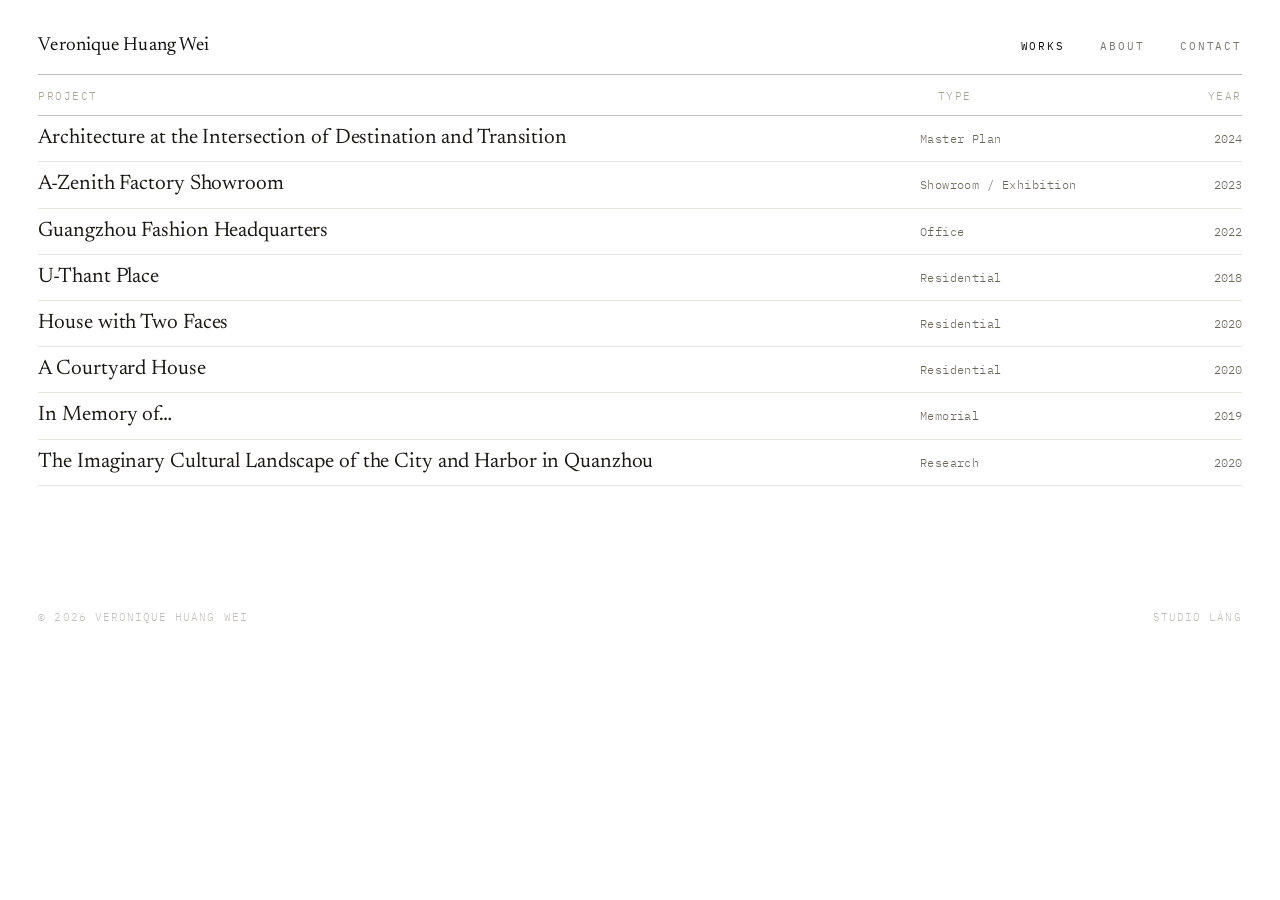
<file: index.html>
<!DOCTYPE html>
<html lang="en">
<head>
<meta charset="UTF-8">
<meta name="viewport" content="width=device-width, initial-scale=1.0">
<title>Veronique Huang Wei</title>
  <link rel="icon" href="/favicon.ico">
<link rel="preconnect" href="https://fonts.googleapis.com">
<link rel="preconnect" href="https://fonts.gstatic.com" crossorigin>
<link href="https://fonts.googleapis.com/css2?family=DM+Sans:wght@400;500&family=IBM+Plex+Mono:wght@400;500&family=Newsreader:ital,opsz,wght@0,6..72,300;0,6..72,400;0,6..72,500;1,6..72,300;1,6..72,400&display=swap" rel="stylesheet">
<link rel="stylesheet" href="style.css">
<script src="protect.js" defer></script>
</head>
<body>

<header>
  <div class="header-inner">
    <a class="site-name" href="index.html">Veronique Huang Wei</a>
    <nav>
      <a id="nav-works" class="active" href="index.html">Works</a>
      <a id="nav-about" href="#about" onclick="showSection('about');return false;">About</a>
      <a id="nav-contact" href="#contact" onclick="showSection('contact');return false;">Contact</a>
    </nav>
  </div>
  <div class="rule"></div>
</header>

<!-- ═══ WORKS ═══ -->
<div id="sec-works" class="sec active" style="padding:0 0 96px;">
  <div class="works-wrap" id="works-wrap">

    <div style="display:grid; grid-template-columns:minmax(0,1fr) 14rem 5rem; align-items:center; padding:14px 0 12px; border-bottom:1px solid #C2BEBB; font-family:'IBM Plex Mono',monospace; font-size:10.5px; letter-spacing:.14em; text-transform:uppercase; color:#A8A294;">
      <span>Project</span>
      <span data-colhead="type">Type</span>
      <span data-colhead="year" style="text-align:right;">Year</span>
    </div>

    <a class="row" data-i="0" href="architecture-at-the-intersection/" data-row="1" style="display:grid; grid-template-columns:minmax(0,1fr) 14rem 5rem; align-items:center; column-gap:18px; padding:10px 0; border-bottom:1px solid #E6E3DB; text-decoration:none; color:#1A1813;">
      <span style="font-family:Newsreader,serif; font-weight:400; font-size:clamp(15px,1.7vw,21px); line-height:1.2; letter-spacing:-.005em;">Architecture at the Intersection of Destination and Transition</span>
      <span data-col="type" style="font-family:'IBM Plex Mono',monospace; font-size:12px; letter-spacing:.04em; color:#6A655A;">Master Plan</span>
      <span data-col="year" style="font-family:'IBM Plex Mono',monospace; font-size:12px; color:#6A655A; text-align:right;">2024</span>
    </a>
    <a class="row" data-i="1" href="a-zenith-factory-showroom/" data-row="1" style="display:grid; grid-template-columns:minmax(0,1fr) 14rem 5rem; align-items:center; column-gap:18px; padding:10px 0; border-bottom:1px solid #E6E3DB; text-decoration:none; color:#1A1813;">
      <span style="font-family:Newsreader,serif; font-weight:400; font-size:clamp(15px,1.7vw,21px); line-height:1.2; letter-spacing:-.005em;">A-Zenith Factory Showroom</span>
      <span data-col="type" style="font-family:'IBM Plex Mono',monospace; font-size:12px; letter-spacing:.04em; color:#6A655A;">Showroom / Exhibition</span>
      <span data-col="year" style="font-family:'IBM Plex Mono',monospace; font-size:12px; color:#6A655A; text-align:right;">2023</span>
    </a>
    <a class="row" data-i="2" href="guangzhou-fashion-headquarters/" data-row="1" style="display:grid; grid-template-columns:minmax(0,1fr) 14rem 5rem; align-items:center; column-gap:18px; padding:10px 0; border-bottom:1px solid #E6E3DB; text-decoration:none; color:#1A1813;">
      <span style="font-family:Newsreader,serif; font-weight:400; font-size:clamp(15px,1.7vw,21px); line-height:1.2; letter-spacing:-.005em;">Guangzhou Fashion Headquarters</span>
      <span data-col="type" style="font-family:'IBM Plex Mono',monospace; font-size:12px; letter-spacing:.04em; color:#6A655A;">Office</span>
      <span data-col="year" style="font-family:'IBM Plex Mono',monospace; font-size:12px; color:#6A655A; text-align:right;">2022</span>
    </a>
    <a class="row" data-i="3" href="u-thant-place/" data-row="1" style="display:grid; grid-template-columns:minmax(0,1fr) 14rem 5rem; align-items:center; column-gap:18px; padding:10px 0; border-bottom:1px solid #E6E3DB; text-decoration:none; color:#1A1813;">
      <span style="font-family:Newsreader,serif; font-weight:400; font-size:clamp(15px,1.7vw,21px); line-height:1.2; letter-spacing:-.005em;">U-Thant Place</span>
      <span data-col="type" style="font-family:'IBM Plex Mono',monospace; font-size:12px; letter-spacing:.04em; color:#6A655A;">Residential</span>
      <span data-col="year" style="font-family:'IBM Plex Mono',monospace; font-size:12px; color:#6A655A; text-align:right;">2018</span>
    </a>
    <a class="row" data-i="4" href="house-with-two-faces/" data-row="1" style="display:grid; grid-template-columns:minmax(0,1fr) 14rem 5rem; align-items:center; column-gap:18px; padding:10px 0; border-bottom:1px solid #E6E3DB; text-decoration:none; color:#1A1813;">
      <span style="font-family:Newsreader,serif; font-weight:400; font-size:clamp(15px,1.7vw,21px); line-height:1.2; letter-spacing:-.005em;">House with Two Faces</span>
      <span data-col="type" style="font-family:'IBM Plex Mono',monospace; font-size:12px; letter-spacing:.04em; color:#6A655A;">Residential</span>
      <span data-col="year" style="font-family:'IBM Plex Mono',monospace; font-size:12px; color:#6A655A; text-align:right;">2020</span>
    </a>
    <a class="row" data-i="5" href="a-courtyard-house/" data-row="1" style="display:grid; grid-template-columns:minmax(0,1fr) 14rem 5rem; align-items:center; column-gap:18px; padding:10px 0; border-bottom:1px solid #E6E3DB; text-decoration:none; color:#1A1813;">
      <span style="font-family:Newsreader,serif; font-weight:400; font-size:clamp(15px,1.7vw,21px); line-height:1.2; letter-spacing:-.005em;">A Courtyard House</span>
      <span data-col="type" style="font-family:'IBM Plex Mono',monospace; font-size:12px; letter-spacing:.04em; color:#6A655A;">Residential</span>
      <span data-col="year" style="font-family:'IBM Plex Mono',monospace; font-size:12px; color:#6A655A; text-align:right;">2020</span>
    </a>
    <a class="row" data-i="6" href="in-memory-of/" data-row="1" style="display:grid; grid-template-columns:minmax(0,1fr) 14rem 5rem; align-items:center; column-gap:18px; padding:10px 0; border-bottom:1px solid #E6E3DB; text-decoration:none; color:#1A1813;">
      <span style="font-family:Newsreader,serif; font-weight:400; font-size:clamp(15px,1.7vw,21px); line-height:1.2; letter-spacing:-.005em;">In Memory of…</span>
      <span data-col="type" style="font-family:'IBM Plex Mono',monospace; font-size:12px; letter-spacing:.04em; color:#6A655A;">Memorial</span>
      <span data-col="year" style="font-family:'IBM Plex Mono',monospace; font-size:12px; color:#6A655A; text-align:right;">2019</span>
    </a>
    <a class="row" data-i="7" href="quanzhou/" data-row="1" style="display:grid; grid-template-columns:minmax(0,1fr) 14rem 5rem; align-items:center; column-gap:18px; padding:10px 0; border-bottom:1px solid #E6E3DB; text-decoration:none; color:#1A1813;">
      <span style="font-family:Newsreader,serif; font-weight:400; font-size:clamp(15px,1.7vw,21px); line-height:1.2; letter-spacing:-.005em;">The Imaginary Cultural Landscape of the City and Harbor in Quanzhou</span>
      <span data-col="type" style="font-family:'IBM Plex Mono',monospace; font-size:12px; letter-spacing:.04em; color:#6A655A;">Research</span>
      <span data-col="year" style="font-family:'IBM Plex Mono',monospace; font-size:12px; color:#6A655A; text-align:right;">2020</span>
    </a>

  </div>

  <div id="hover-card">
    <div id="hover-img"></div>
    <div class="hover-cap" id="hover-cap"></div>
  </div>
</div>

<!-- ═══ ABOUT ═══ -->
<div id="sec-about" class="sec" style="display:none; padding:64px 0 96px;">
  <div data-home-about="1" style="display:grid; grid-template-columns:380px 1fr; gap:64px; max-width:1240px;">
    <div>
      <div style="background:#9C4A2E; padding:28px;">
        <div style="width:100%; aspect-ratio:3/4; overflow:hidden; background:#2a2420;">
          <img src="images/about.jpg" alt="Veronique Huang Wei" style="width:100%; height:100%; object-fit:cover; object-position:center 18%; display:block;" onerror="this.style.opacity=0">
        </div>
      </div>
    </div>

    <div style="display:flex; flex-direction:column;">
      <p style="font-family:'IBM Plex Mono',monospace; font-size:11px; letter-spacing:.16em; text-transform:uppercase; color:#8C8678; margin:0 0 26px;">About</p>
<p style="font-family:Newsreader,serif; font-weight:300; font-size:clamp(16px,1.6vw,21px); line-height:1.5; margin:0 0 10px; text-wrap:pretty;">Architect — among other things.</p>
<p style="font-family:Newsreader,serif; font-weight:300; font-size:clamp(16px,1.6vw,21px); line-height:1.5; margin:0 0 22px; text-wrap:pretty;">Working between the tectonic and the poetic — equally at home resolving a façade joint and reading a city.</p>
      <div style="margin-top:auto;">
      <div style="display:flex; gap:56px; flex-wrap:wrap; font-family:'IBM Plex Mono',monospace; font-size:11px; line-height:1.55; color:#3A372F; margin:0;">
        <div>
          <div style="color:#A8A294; font-size:9.5px; letter-spacing:.1em; text-transform:uppercase; margin-bottom:5px;">Education</div>
          MA Architecture &amp; Historic Urban Environment<br><span style="color:#8C8678;">The Bartlett, UCL</span><br><br>
          Bachelor of Architecture<br><span style="color:#8C8678;">Universiti Teknologi Malaysia</span>
        </div>
        <div>
          <div style="color:#A8A294; font-size:9.5px; letter-spacing:.1em; text-transform:uppercase; margin-bottom:5px;">Practices</div>
          RT+Q Architects<br>Ateliers Jean Nouvel<br>WOHA Architects<br>Studio LÁNG <span style="color:#8C8678;">(current)</span>
        </div>
      </div>
      </div>
    </div>
  </div>

  <div data-home-specs="1" style="display:grid; grid-template-columns:1.4fr 1fr 1fr; gap:56px; max-width:1240px; margin:72px 0 0; padding-top:40px; border-top:1px solid rgba(26,24,19,.1);">
        <div>
          <h3 style="font-family:'IBM Plex Mono',monospace; font-size:9.5px; letter-spacing:.14em; text-transform:uppercase; color:#1A1813; margin:0 0 10px; padding-bottom:8px; border-bottom:1px solid #1A1813;">Speciality</h3>
          <ul style="list-style:none; margin:0; padding:0; font-family:'IBM Plex Mono',monospace; font-size:12px; line-height:1.65; color:#3A372F;">
            <li>Concept design stack</li>
            <li>Spatial planning &amp; feasibility</li>
            <li>Adaptive reuse &amp; heritage</li>
            <li>Façade engineering</li>
            <li>Design driven construction detail</li>
          </ul>
        </div>
        <div>
          <h3 style="font-family:'IBM Plex Mono',monospace; font-size:9.5px; letter-spacing:.14em; text-transform:uppercase; color:#1A1813; margin:0 0 10px; padding-bottom:8px; border-bottom:1px solid #1A1813;">A fan of</h3>
          <ul style="list-style:none; margin:0; padding:0; font-family:'IBM Plex Mono',monospace; font-size:12px; line-height:1.65; color:#3A372F;">
            <li>Carlo Scarpa</li><li>Pier Luigi Nervi</li><li>I. M. Pei</li><li>Renzo Piano</li><li>Jean Nouvel</li>
          </ul>
        </div>
        <div>
          <h3 style="font-family:'IBM Plex Mono',monospace; font-size:9.5px; letter-spacing:.14em; text-transform:uppercase; color:#1A1813; margin:0 0 10px; padding-bottom:8px; border-bottom:1px solid #1A1813;">Tools</h3>
          <ul style="list-style:none; margin:0; padding:0; font-family:'IBM Plex Mono',monospace; font-size:12px; line-height:1.65; color:#3A372F;">
            <li>Rhino</li><li>SketchUp</li><li>Revit</li><li>AutoCAD</li><li>Adobe CC</li><li>Claude</li><li>Gemini</li>
          </ul>
        </div>
      </div>
</div>

<!-- ═══ CONTACT ═══ -->
<div id="sec-contact" class="sec" style="display:none; padding:64px 0 96px;">
  <div data-home-contact="1" style="width:380px; max-width:100%; background:#9C4A2E; color:#F2EFE9; padding:32px 30px 34px;">
    <p style="font-family:'IBM Plex Mono',monospace; font-size:11px; letter-spacing:.16em; text-transform:uppercase; color:rgba(242,239,233,.72); margin:0 0 6px;">Contact</p>
    <p style="font-family:Newsreader,serif; font-style:italic; font-weight:300; font-size:17px; color:rgba(242,239,233,.85); margin:0 0 26px;">Drop a note — I'll get back to you.</p>

    <form id="contact-form" action="https://formspree.io/f/mwvyqyyd" method="POST" style="display:flex; flex-direction:column; gap:0;">
      <input type="text" name="name" required autocomplete="off" placeholder="Name" style="background:transparent; border:none; border-bottom:1px solid rgba(242,239,233,.4); color:#F2EFE9; font-family:'IBM Plex Mono',monospace; font-size:14px; padding:13px 0; outline:none;">
      <input type="email" name="email" required autocomplete="off" placeholder="Email" style="background:transparent; border:none; border-bottom:1px solid rgba(242,239,233,.4); color:#F2EFE9; font-family:'IBM Plex Mono',monospace; font-size:14px; padding:13px 0; outline:none;">
      <textarea name="message" rows="3" required placeholder="Message" style="background:transparent; border:none; border-bottom:1px solid rgba(242,239,233,.4); color:#F2EFE9; font-family:'IBM Plex Mono',monospace; font-size:14px; padding:13px 0; outline:none; margin-bottom:26px; resize:vertical;"></textarea>
      <div style="display:flex; align-items:center; gap:18px;">
        <button type="submit" class="send-btn" style="background:#F2EFE9; color:#1A1813; border:none; font-family:'IBM Plex Mono',monospace; font-size:11px; letter-spacing:.16em; text-transform:uppercase; padding:14px 28px; cursor:pointer;">Send</button>
        <p class="form-success" id="form-success" style="display:none; font-family:'IBM Plex Mono',monospace; font-size:12px; color:#F2EFE9; letter-spacing:.04em; margin:0;">✓ Message sent.</p>
      </div>
    </form>
  </div>
</div>

<div class="proj-foot">
  <span>© 2026 Veronique Huang Wei</span>
  <span>Studio LÁNG</span>
</div>

<script>
/* ── Section switching (Works / About / Contact stay in-page) ── */
function showSection(id) {
  document.querySelectorAll('.sec').forEach(s => s.style.display = 'none');
  document.getElementById('sec-' + id).style.display = 'block';
  document.querySelectorAll('nav a').forEach(a => a.classList.remove('active'));
  document.getElementById('nav-' + id).classList.add('active');
  window.scrollTo(0, 0);
}

/* ── Hover card ── */
const projects = [
  { img:'images/kharkiv/hover.jpg',   bg:'#cccac8', cap:'Kharkiv — Competition 2024' },
  { img:'images/azenith/hover.jpg',   bg:'#d0cec8', cap:'A-Zenith — China 2023' },
  { img:'images/guangzhou/hover.jpg', bg:'#d5cec8', cap:'Guangzhou — 2021–2022' },
  { img:'images/uthant/hover.jpg',    bg:'#c7cfcc', cap:'Kuala Lumpur — 2018' },
  { img:'images/housefaces/hover.jpg',bg:'#cbc9d3', cap:'Singapore — 2020' },
  { img:'images/courtyard/hover.jpg', bg:'#d0ccc8', cap:'Singapore — 2020' },
  { img:'images/inmemory/hover.jpg',  bg:'#d2cbc9', cap:'Singapore — 2019' },
  { img:'images/quanzhou/hover.jpg',  bg:'#c8cac8', cap:'Quanzhou — Research 2020' },
];

const wrap   = document.getElementById('works-wrap');
const card   = document.getElementById('hover-card');
const imgBox = document.getElementById('hover-img');
const capEl  = document.getElementById('hover-cap');

document.querySelectorAll('.row').forEach(row => {
  const p = projects[parseInt(row.dataset.i)];
  row.addEventListener('mouseenter', () => {
    imgBox.style.background = p.bg;
    imgBox.innerHTML = `<img src="${p.img}" alt="" onerror="this.style.display='none'">`;
    capEl.textContent = p.cap;
    card.style.display = 'block';
    wrap.classList.add('hovering');
  });
  row.addEventListener('mouseleave', () => {
    card.style.display = 'none';
    wrap.classList.remove('hovering');
  });
  row.addEventListener('mousemove', e => {
    let x = e.clientX + 26;
    let y = e.clientY - 90;
    if (x + 228 > window.innerWidth - 12) x = e.clientX - 254;
    if (y < 70) y = 70;
    card.style.left = x + 'px';
    card.style.top  = y + 'px';
  });
});

/* ── Contact form ── */
const form = document.getElementById('contact-form');
form.addEventListener('submit', async e => {
  e.preventDefault();
  const btn = form.querySelector('.send-btn');
  btn.textContent = '...';
  btn.disabled = true;
  try {
    const res = await fetch(form.action, {
      method:'POST',
      body: new FormData(form),
      headers:{'Accept':'application/json'}
    });
    if (res.ok) {
      form.reset();
      form.style.display = 'none';
      document.getElementById('form-success').style.display = 'block';
    } else { btn.textContent = 'Send'; btn.disabled = false; }
  } catch(_) { btn.textContent = 'Send'; btn.disabled = false; }
});

/* ── Handle hash on load (e.g. index.html#about) ── */
const hash = window.location.hash.replace('#','');
if (hash === 'about' || hash === 'contact') showSection(hash);
</script>
</body>
</html>
</file>
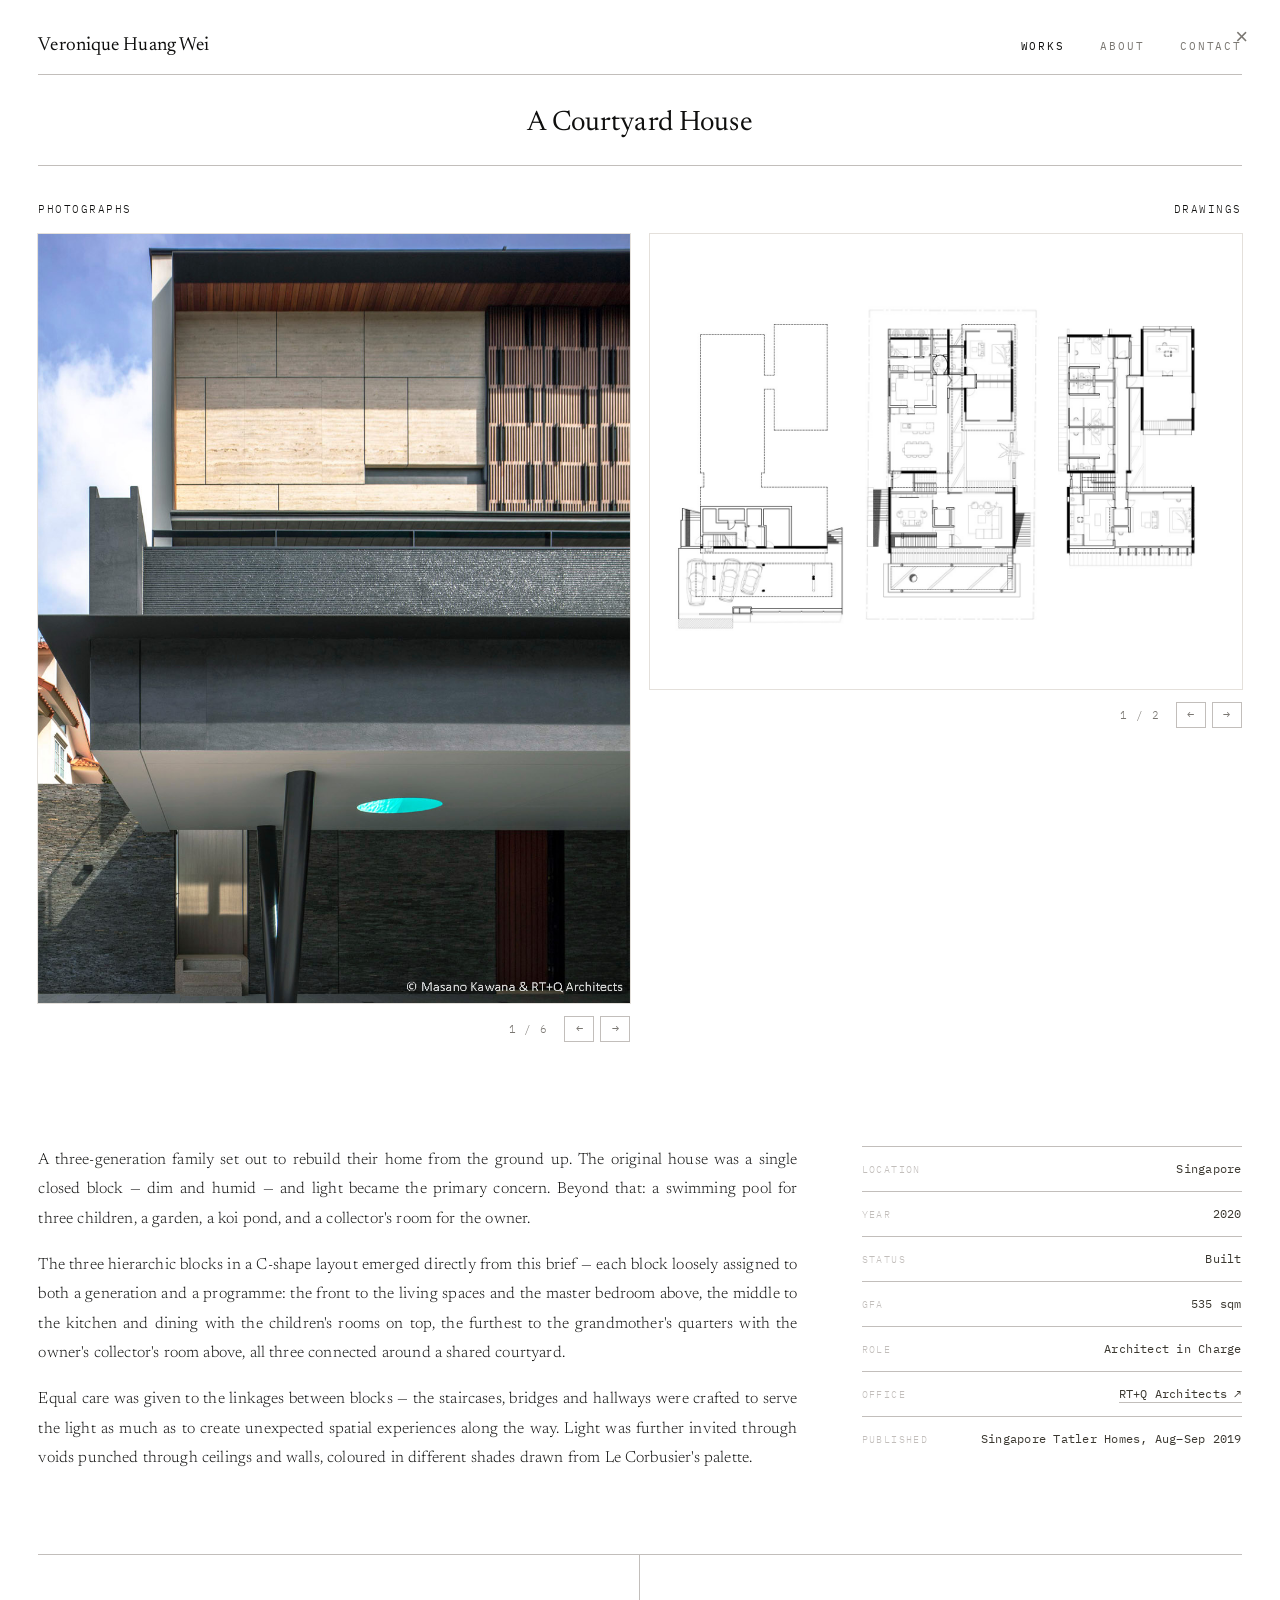
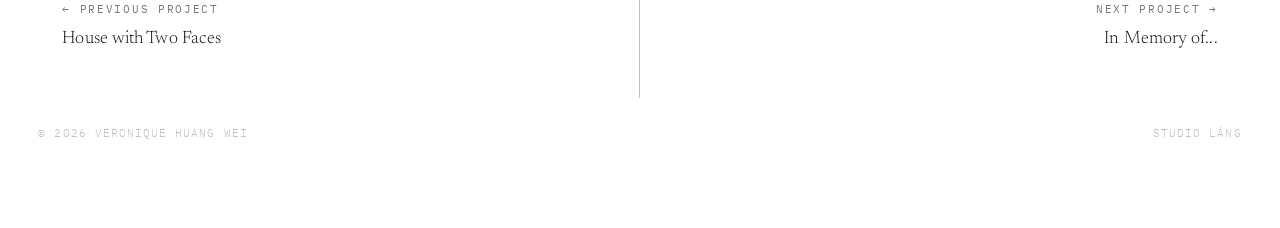
<file: a-courtyard-house/index.html>
<!DOCTYPE html>
<html lang="en">
<head>
<meta charset="UTF-8">
<meta name="viewport" content="width=device-width, initial-scale=1.0">
<title>A Courtyard House — Veronique Huang Wei</title>
  <link rel="icon" href="/favicon.ico">
<link rel="preconnect" href="https://fonts.googleapis.com">
<link rel="preconnect" href="https://fonts.gstatic.com" crossorigin>
<link href="https://fonts.googleapis.com/css2?family=IBM+Plex+Mono:wght@400;500&family=Newsreader:ital,opsz,wght@0,6..72,300;0,6..72,400;0,6..72,500;1,6..72,300;1,6..72,400&display=swap" rel="stylesheet">
<link rel="stylesheet" href="../style.css">
</head>
<body>

<header>
  <div class="header-inner">
    <a class="site-name" href="../">Veronique Huang Wei</a>
    <nav>
      <a class="active" href="../">Works</a>
      <a href="../#about">About</a>
      <a href="../#contact">Contact</a>
    </nav>
  </div>
  <div class="rule"></div>
</header>

<div class="proj-content">

  <div class="proj-title-wrap">
    <div style="display:flex;justify-content:space-between;align-items:center;width:100%;">
      <h1 class="proj-title" style="flex:1;">A Courtyard House</h1>
      <a href="../" class="proj-close-btn">&#215;</a>
    </div>
  </div>

  <div class="proj-columns">
    <div class="proj-col">
      <div class="col-label">Photographs</div>
      <div class="col-img-wrap" id="col-L"></div>
      <div class="col-nav">
        <span class="col-counter" id="ctr-L"></span>
        <div class="col-arrows">
          <button class="col-arrow-btn" onclick="colStep('L',-1)" aria-label="Previous">&#8592;</button>
          <button class="col-arrow-btn" onclick="colStep('L',1)" aria-label="Next">&#8594;</button>
        </div>
      </div>
    </div>
    <div class="proj-col">
      <div class="col-label">Drawings</div>
      <div class="col-img-wrap" id="col-R"></div>
      <div class="col-nav">
        <span class="col-counter" id="ctr-R"></span>
        <div class="col-arrows">
          <button class="col-arrow-btn" onclick="colStep('R',-1)" aria-label="Previous">&#8592;</button>
          <button class="col-arrow-btn" onclick="colStep('R',1)" aria-label="Next">&#8594;</button>
        </div>
      </div>
    </div>
  </div>

  <div class="proj-info">
    <div class="proj-text">
      <p>A three-generation family set out to rebuild their home from the ground up. The original house was a single closed block — dim and humid — and light became the primary concern. Beyond that: a swimming pool for three children, a garden, a koi pond, and a collector's room for the owner.</p>
      <p>The three hierarchic blocks in a C-shape layout emerged directly from this brief — each block loosely assigned to both a generation and a programme: the front to the living spaces and the master bedroom above, the middle to the kitchen and dining with the children's rooms on top, the furthest to the grandmother's quarters with the owner's collector's room above, all three connected around a shared courtyard.</p>
      <p>Equal care was given to the linkages between blocks — the staircases, bridges and hallways were crafted to serve the light as much as to create unexpected spatial experiences along the way. Light was further invited through voids punched through ceilings and walls, coloured in different shades drawn from Le Corbusier's palette.</p>
    </div>
    <div class="proj-details">
      <div class="detail-row"><span class="detail-label">Location</span><span class="detail-value">Singapore</span></div>
      <div class="detail-row"><span class="detail-label">Year</span><span class="detail-value">2020</span></div>
      <div class="detail-row"><span class="detail-label">Status</span><span class="detail-value">Built</span></div>
      <div class="detail-row"><span class="detail-label">GFA</span><span class="detail-value">535 sqm</span></div>
      <div class="detail-row"><span class="detail-label">Role</span><span class="detail-value">Architect in Charge</span></div>
      <div class="detail-row"><span class="detail-label">Office</span><span class="detail-value"><a href="https://www.rtnq.com/" target="_blank" rel="noopener">RT+Q Architects &#8599;</a></span></div>
      <div class="detail-row"><span class="detail-label">Published</span><span class="detail-value">Singapore Tatler Homes, Aug–Sep 2019</span></div>
    </div>
  </div>

  <div class="proj-nav">
    <div class="proj-nav-prev">
      <a href="#" id="proj-nav-prev-link" class="proj-nav-link">&#8592; Previous Project</a>
      <div class="proj-nav-title" id="proj-nav-prev-title"></div>
    </div>
    <div class="proj-nav-next">
      <a href="#" id="proj-nav-next-link" class="proj-nav-link">Next Project &#8594;</a>
      <div class="proj-nav-title" id="proj-nav-next-title"></div>
    </div>
  </div>

  <div class="proj-foot">
    <span>&#169; 2026 Veronique Huang Wei</span>
    <span>Studio LÁNG</span>
  </div>

</div><!-- /proj-content -->

<script>
const images = {
  L: [
    '../images/courtyard/photo_3.jpg',
    '../images/courtyard/photo_1.jpg',
    '../images/courtyard/photo_2.jpg',
    '../images/courtyard/photo_4.jpg',
    '../images/courtyard/photo_5.jpg',
    '../images/courtyard/photo_6.jpg',
  ],
  R: [
    '../images/courtyard/Drawing_Plan.jpg',
    '../images/courtyard/Drawing_B100.jpg',
  ],
};
const state = {L:0, R:0};
function initCol(side) {
  const imgs = images[side];
  const wrap = document.getElementById('col-' + side);
  const ctr  = document.getElementById('ctr-' + side);
  if (!wrap || !imgs.length) return;
  wrap.innerHTML = '';
  const img = document.createElement('img');
  img.src = imgs[0]; img.alt = '';
  img.onerror = function(){ this.style.background='#d8d3cd'; };
  img.style.cursor = imgs.length > 1 ? 'pointer' : 'default';
  img.addEventListener('click', e => {
    const rect = img.getBoundingClientRect();
    colStep(side, e.clientX - rect.left < rect.width / 2 ? -1 : 1);
  });
  wrap.appendChild(img);
  if (ctr) ctr.textContent = imgs.length > 1 ? '1 / ' + imgs.length : '';
}
function colStep(side, dir) {
  const imgs = images[side];
  if (imgs.length <= 1) return;
  const wrap = document.getElementById('col-' + side);
  const ctr  = document.getElementById('ctr-' + side);
  const img  = wrap.querySelector('img');
  if (!img) return;
  state[side] = (state[side] + dir + imgs.length) % imgs.length;
  img.style.opacity = '0';
  img.src = imgs[state[side]];
  img.onload = () => { img.style.opacity = '1'; };
  if (ctr) ctr.textContent = (state[side] + 1) + ' / ' + imgs.length;
}
initCol('L'); initCol('R');
</script>
<script src="../proj-nav.js"></script>
  <script src="../protect.js" defer></script>
</body>
</html>
</file>
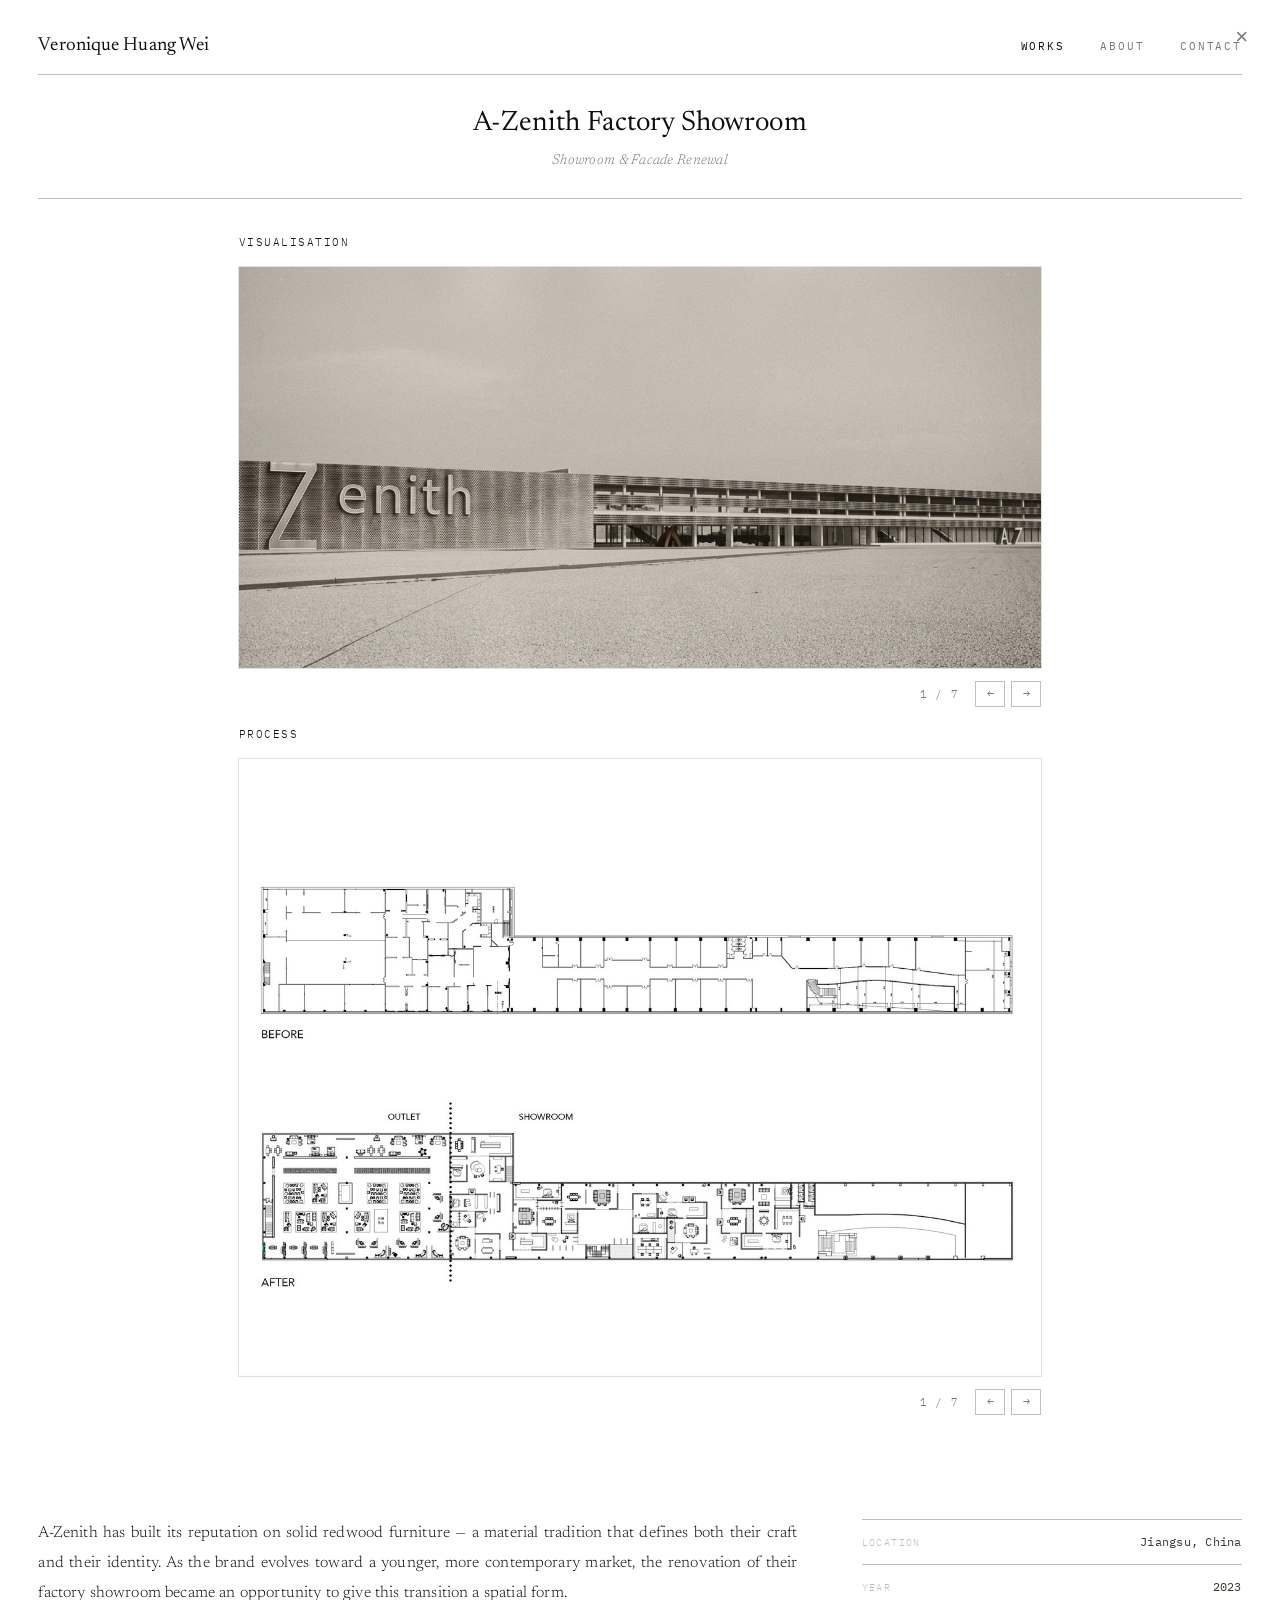
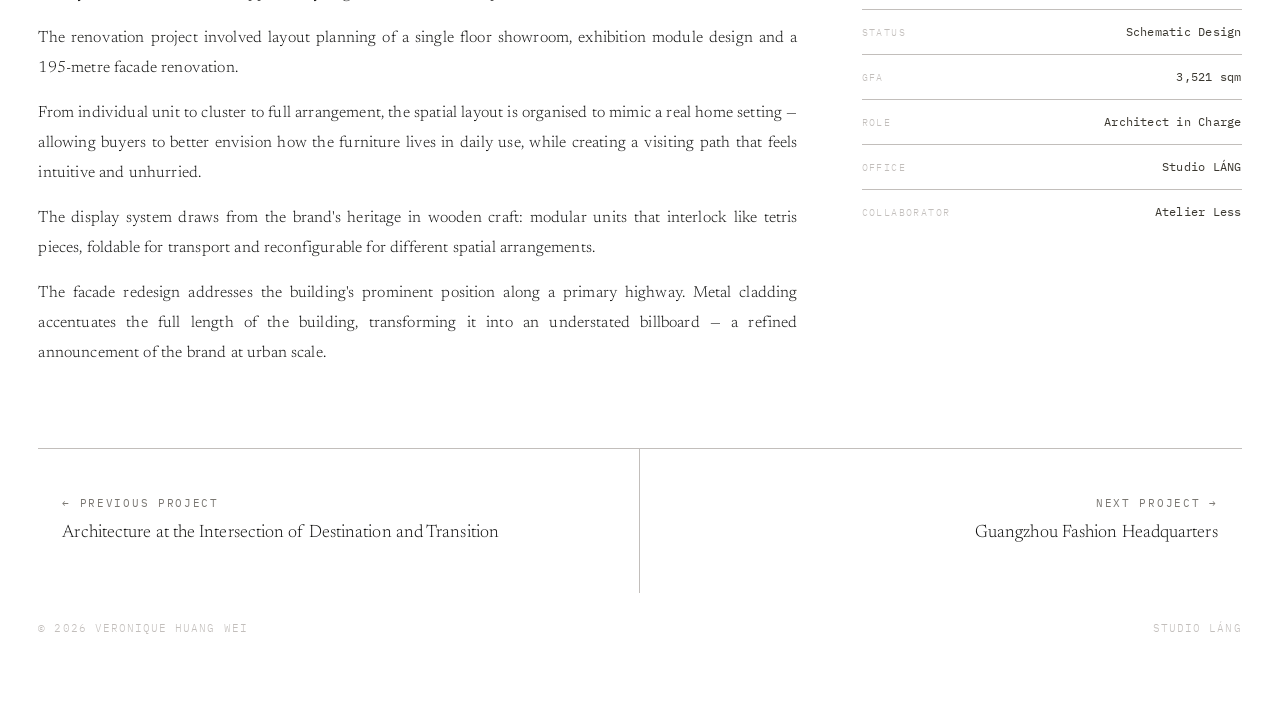
<file: a-zenith-factory-showroom/index.html>
<!DOCTYPE html>
<html lang="en">
<head>
<meta charset="UTF-8">
<meta name="viewport" content="width=device-width, initial-scale=1.0">
<title>A-Zenith Factory Showroom — Veronique Huang Wei</title>
 <link rel="icon" href="/favicon.ico">
<link rel="preconnect" href="https://fonts.googleapis.com">
<link rel="preconnect" href="https://fonts.gstatic.com" crossorigin>
<link href="https://fonts.googleapis.com/css2?family=IBM+Plex+Mono:wght@400;500&family=Newsreader:ital,opsz,wght@0,6..72,300;0,6..72,400;0,6..72,500;1,6..72,300;1,6..72,400&display=swap" rel="stylesheet">
<link rel="stylesheet" href="../style.css">
</head>
<body>
<header>
  <div class="header-inner">
    <a class="site-name" href="../">Veronique Huang Wei</a>
    <nav>
      <a class="active" href="../">Works</a>
      <a href="../#about">About</a>
      <a href="../#contact">Contact</a>
    </nav>
  </div>
  <div class="rule"></div>
</header>

<div class="proj-content">

  <div class="proj-title-wrap">
    <div style="display:flex;justify-content:space-between;align-items:center;width:100%;">
      <h1 class="proj-title" style="flex:1;">A-Zenith Factory Showroom<br><span style="font-size:14px;font-style:italic;font-weight:300;letter-spacing:0.02em;color:var(--mid);">Showroom & Facade Renewal</span></h1>
      <a href="../" class="proj-close-btn">&#215;</a>
    </div>
  </div>

  <div class="proj-columns template-b">
    <div class="proj-col">
      <div class="col-label">Visualisation</div>
      <div class="col-img-wrap" id="col-L"></div>
      <div class="col-nav">
        <span class="col-counter" id="ctr-L"></span>
        <div class="col-arrows">
          <button class="col-arrow-btn" onclick="colStep('L',-1)" aria-label="Previous">&#8592;</button>
          <button class="col-arrow-btn" onclick="colStep('L',1)" aria-label="Next">&#8594;</button>
        </div>
      </div>
    </div>
    <div class="proj-col">
      <div class="col-label">Process</div>
      <div class="col-img-wrap" id="col-R"></div>
      <div class="col-nav">
        <span class="col-counter" id="ctr-R"></span>
        <div class="col-arrows">
          <button class="col-arrow-btn" onclick="colStep('R',-1)" aria-label="Previous">&#8592;</button>
          <button class="col-arrow-btn" onclick="colStep('R',1)" aria-label="Next">&#8594;</button>
        </div>
      </div>
    </div>
  </div>

  <div class="proj-info">
    <div class="proj-text">
      <p>A-Zenith has built its reputation on solid redwood furniture — a material tradition that defines both their craft and their identity. As the brand evolves toward a younger, more contemporary market, the renovation of their factory showroom became an opportunity to give this transition a spatial form.</p>
      <p>The renovation project involved layout planning of a single floor showroom, exhibition module design and a 195-metre facade renovation.</p>
      <p>From individual unit to cluster to full arrangement, the spatial layout is organised to mimic a real home setting — allowing buyers to better envision how the furniture lives in daily use, while creating a visiting path that feels intuitive and unhurried.</p>
      <p>The display system draws from the brand's heritage in wooden craft: modular units that interlock like tetris pieces, foldable for transport and reconfigurable for different spatial arrangements.</p>
      <p>The facade redesign addresses the building's prominent position along a primary highway. Metal cladding accentuates the full length of the building, transforming it into an understated billboard — a refined announcement of the brand at urban scale.</p>
    </div>
    <div class="proj-details">
      <div class="detail-row"><span class="detail-label">Location</span><span class="detail-value">Jiangsu, China</span></div>
      <div class="detail-row"><span class="detail-label">Year</span><span class="detail-value">2023</span></div>
      <div class="detail-row"><span class="detail-label">Status</span><span class="detail-value">Schematic Design</span></div>
      <div class="detail-row"><span class="detail-label">GFA</span><span class="detail-value">3,521 sqm</span></div>
      <div class="detail-row"><span class="detail-label">Role</span><span class="detail-value">Architect in Charge</span></div>
      <div class="detail-row"><span class="detail-label">Office</span><span class="detail-value">Studio LÁNG</span></div>
      <div class="detail-row"><span class="detail-label">Collaborator</span><span class="detail-value">Atelier Less</span></div>
    </div>
  </div>

  <div class="proj-nav">
    <div class="proj-nav-prev">
      <a href="#" id="proj-nav-prev-link" class="proj-nav-link">&#8592; Previous Project</a>
      <div class="proj-nav-title" id="proj-nav-prev-title"></div>
    </div>
    <div class="proj-nav-next">
      <a href="#" id="proj-nav-next-link" class="proj-nav-link">Next Project &#8594;</a>
      <div class="proj-nav-title" id="proj-nav-next-title"></div>
    </div>
  </div>

  <div class="proj-foot">
    <span>&#169; 2026 Veronique Huang Wei</span>
    <span>Studio LÁNG</span>
  </div>

</div><!-- /proj-content -->

<script>
const images = {
L: [
    '../images/azenith/photo_5.jpg',
    '../images/azenith/photo_1.jpg',
    '../images/azenith/photo_2.jpg',
    '../images/azenith/photo_3.jpg',
    '../images/azenith/photo_4.jpg',
    '../images/azenith/photo_01.jpg',
    '../images/azenith/photo_02.jpg',
  ],
  R: [
   '../images/azenith/drawing_before_after.jpg',
    '../images/azenith/drawing_single_unit.jpg',
    '../images/azenith/drawing_cluster2.jpg',
    '../images/azenith/drawing_arrangement.jpg',
    '../images/azenith/drawing_tetris.jpg',
    '../images/azenith/drawing_modular.jpg',
    '../images/azenith/drawing_assemble.jpg',
  ],
};
const state = {L:0, R:0};
function initCol(side) {
  const imgs = images[side];
  const wrap = document.getElementById('col-' + side);
  const ctr  = document.getElementById('ctr-' + side);
  if (!wrap || !imgs.length) return;
  wrap.innerHTML = '';
  const img = document.createElement('img');
  img.src = imgs[0]; img.alt = '';
  img.onerror = function(){ this.style.background='#d8d3cd'; };
  img.style.cursor = imgs.length > 1 ? 'pointer' : 'default';
  img.addEventListener('click', e => {
    const rect = img.getBoundingClientRect();
    colStep(side, e.clientX - rect.left < rect.width / 2 ? -1 : 1);
  });
  wrap.appendChild(img);
  if (ctr) ctr.textContent = imgs.length > 1 ? '1 / ' + imgs.length : '';
}
function colStep(side, dir) {
  const imgs = images[side];
  if (imgs.length <= 1) return;
  const wrap = document.getElementById('col-' + side);
  const ctr  = document.getElementById('ctr-' + side);
  const img  = wrap.querySelector('img');
  if (!img) return;
  state[side] = (state[side] + dir + imgs.length) % imgs.length;
  img.style.opacity = '0';
  img.src = imgs[state[side]];
  img.onload = () => { img.style.opacity = '1'; };
  if (ctr) ctr.textContent = (state[side] + 1) + ' / ' + imgs.length;
}
initCol('L'); initCol('R');
</script>
<script src="../proj-nav.js"></script>
 <script src="../protect.js" defer></script>
</body>
</html>
</file>
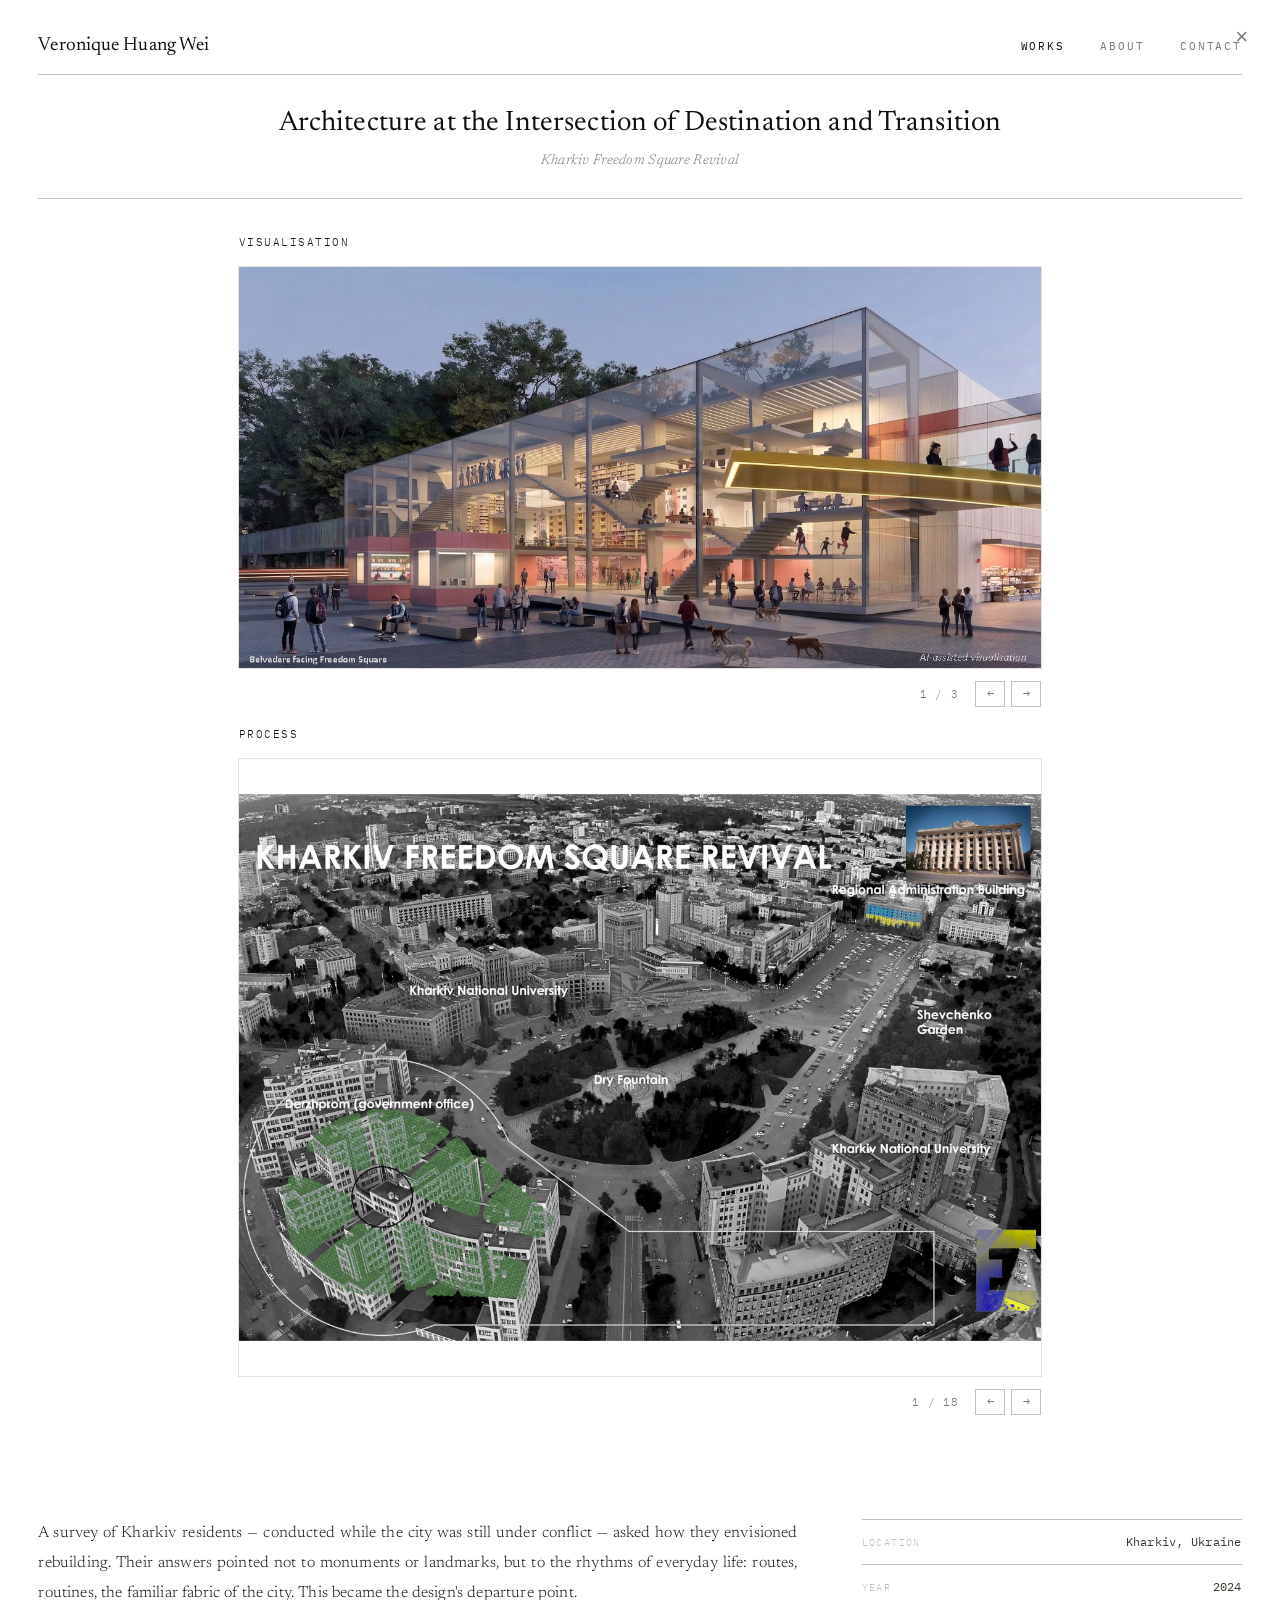
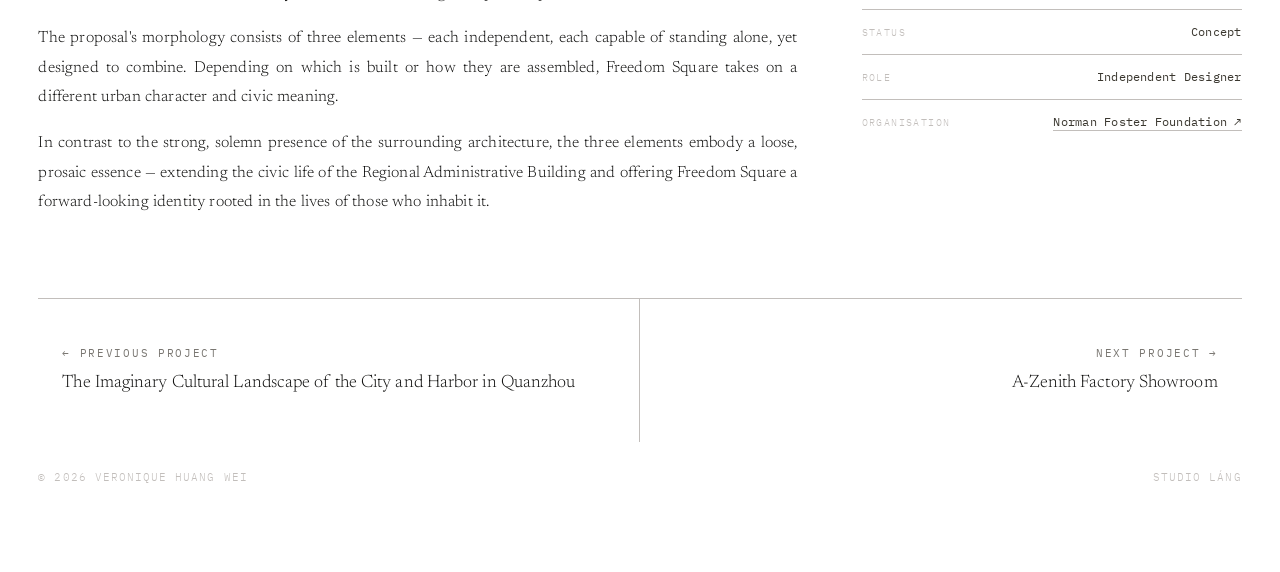
<file: architecture-at-the-intersection/index.html>
<!DOCTYPE html>
<html lang="en">
<head>
<meta charset="UTF-8">
<meta name="viewport" content="width=device-width, initial-scale=1.0">
<title>Architecture at the Intersection of Destination and Transition — Veronique Huang Wei</title>
  <link rel="icon" href="/favicon.ico">
<link rel="preconnect" href="https://fonts.googleapis.com">
<link rel="preconnect" href="https://fonts.gstatic.com" crossorigin>
<link href="https://fonts.googleapis.com/css2?family=IBM+Plex+Mono:wght@400;500&family=Newsreader:ital,opsz,wght@0,6..72,300;0,6..72,400;0,6..72,500;1,6..72,300;1,6..72,400&display=swap" rel="stylesheet">
<link rel="stylesheet" href="../style.css">
</head>
<body>

<header>
  <div class="header-inner">
    <a class="site-name" href="../">Veronique Huang Wei</a>
    <nav>
      <a class="active" href="../">Works</a>
      <a href="../#about">About</a>
      <a href="../#contact">Contact</a>
    </nav>
  </div>
  <div class="rule"></div>
</header>

<div class="proj-content">

  <div class="proj-title-wrap">
    <div style="display:flex;justify-content:space-between;align-items:center;width:100%;">
      <h1 class="proj-title" style="flex:1;">Architecture at the Intersection of Destination and Transition<br><span style="font-size:14px;font-style:italic;font-weight:300;letter-spacing:0.02em;color:var(--mid);">Kharkiv Freedom Square Revival</span></h1>
      <a href="../" class="proj-close-btn">&#215;</a>
    </div>
  </div>

  <div class="proj-columns template-b">
    <div class="proj-col">
      <div class="col-label">Visualisation</div>
      <div class="col-img-wrap" id="col-L"></div>
      <div class="col-nav">
        <span class="col-counter" id="ctr-L"></span>
        <div class="col-arrows">
          <button class="col-arrow-btn" onclick="colStep('L',-1)" aria-label="Previous">&#8592;</button>
          <button class="col-arrow-btn" onclick="colStep('L',1)" aria-label="Next">&#8594;</button>
        </div>
      </div>
    </div>
    <div class="proj-col">
      <div class="col-label">Process</div>
      <div class="col-img-wrap" id="col-R"></div>
      <div class="col-nav">
        <span class="col-counter" id="ctr-R"></span>
        <div class="col-arrows">
          <button class="col-arrow-btn" onclick="colStep('R',-1)" aria-label="Previous">&#8592;</button>
          <button class="col-arrow-btn" onclick="colStep('R',1)" aria-label="Next">&#8594;</button>
        </div>
      </div>
    </div>
  </div>

  <div class="proj-info">
    <div class="proj-text">
      <p>A survey of Kharkiv residents — conducted while the city was still under conflict — asked how they envisioned rebuilding. Their answers pointed not to monuments or landmarks, but to the rhythms of everyday life: routes, routines, the familiar fabric of the city. This became the design's departure point.</p>
      <p>The proposal's morphology consists of three elements — each independent, each capable of standing alone, yet designed to combine. Depending on which is built or how they are assembled, Freedom Square takes on a different urban character and civic meaning.</p>
      <p>In contrast to the strong, solemn presence of the surrounding architecture, the three elements embody a loose, prosaic essence — extending the civic life of the Regional Administrative Building and offering Freedom Square a forward-looking identity rooted in the lives of those who inhabit it.</p>
    </div>
    <div class="proj-details">
      <div class="detail-row"><span class="detail-label">Location</span><span class="detail-value">Kharkiv, Ukraine</span></div>
      <div class="detail-row"><span class="detail-label">Year</span><span class="detail-value">2024</span></div>
      <div class="detail-row"><span class="detail-label">Status</span><span class="detail-value">Concept</span></div>
      <div class="detail-row"><span class="detail-label">Role</span><span class="detail-value">Independent Designer</span></div>
      <div class="detail-row"><span class="detail-label">Organisation</span><span class="detail-value"><a href="https://www.normanfosterfoundation.org" target="_blank" rel="noopener">Norman Foster Foundation &#8599;</a></span></div>
    </div>
  </div>

  <div class="proj-nav">
    <div class="proj-nav-prev">
      <a href="#" id="proj-nav-prev-link" class="proj-nav-link">&#8592; Previous Project</a>
      <div class="proj-nav-title" id="proj-nav-prev-title"></div>
    </div>
    <div class="proj-nav-next">
      <a href="#" id="proj-nav-next-link" class="proj-nav-link">Next Project &#8594;</a>
      <div class="proj-nav-title" id="proj-nav-next-title"></div>
    </div>
  </div>

  <div class="proj-foot">
    <span>&#169; 2026 Veronique Huang Wei</span>
    <span>Studio LÁNG</span>
  </div>

</div><!-- /proj-content -->

<script>
const images = {
  L: [
    '../images/kharkiv/photo_1.jpg',
    '../images/kharkiv/photo_2.jpg',
    '../images/kharkiv/photo_3.jpg',
  ],
  R: [
    '../images/kharkiv/drawing_1.jpg',
    '../images/kharkiv/drawing_1_1.jpg',
    '../images/kharkiv/drawing_2.jpg',
    '../images/kharkiv/drawing_3.jpg',
    '../images/kharkiv/drawing_4.jpg',
    '../images/kharkiv/drawing_4_1.jpg',
    '../images/kharkiv/drawing_5.jpg',
    '../images/kharkiv/drawing_6.jpg',
    '../images/kharkiv/drawing_7.jpg',
    '../images/kharkiv/drawing_8.jpg',
    '../images/kharkiv/drawing_8_1.jpg',
    '../images/kharkiv/drawing_9.jpg',
    '../images/kharkiv/drawing_10_1.jpg',
    '../images/kharkiv/drawing_10_2.jpg',
    '../images/kharkiv/drawing_10_3.jpg',
    '../images/kharkiv/drawing_11.jpg',
    '../images/kharkiv/drawing_12.jpg',
    '../images/kharkiv/drawing_13.jpg',
  ],
};
const state = {L:0, R:0};
function initCol(side) {
  const imgs = images[side];
  const wrap = document.getElementById('col-' + side);
  const ctr  = document.getElementById('ctr-' + side);
  if (!wrap || !imgs.length) return;
  wrap.innerHTML = '';
  const img = document.createElement('img');
  img.src = imgs[0]; img.alt = '';
  img.onerror = function(){ this.style.background='#eceae6'; };
  img.style.cursor = imgs.length > 1 ? 'pointer' : 'default';
  img.addEventListener('click', e => {
    const rect = img.getBoundingClientRect();
    colStep(side, e.clientX - rect.left < rect.width / 2 ? -1 : 1);
  });
  wrap.appendChild(img);
  if (ctr) ctr.textContent = imgs.length > 1 ? '1 / ' + imgs.length : '';
}
function colStep(side, dir) {
  const imgs = images[side];
  if (imgs.length <= 1) return;
  const wrap = document.getElementById('col-' + side);
  const ctr  = document.getElementById('ctr-' + side);
  const img  = wrap.querySelector('img');
  if (!img) return;
  state[side] = (state[side] + dir + imgs.length) % imgs.length;
  img.style.opacity = '0';
  img.src = imgs[state[side]];
  img.onload = () => { img.style.opacity = '1'; };
  if (ctr) ctr.textContent = (state[side] + 1) + ' / ' + imgs.length;
}
initCol('L'); initCol('R');
</script>
<script src="../proj-nav.js"></script>
  <script src="../protect.js" defer></script>
</body>
</html>
</file>
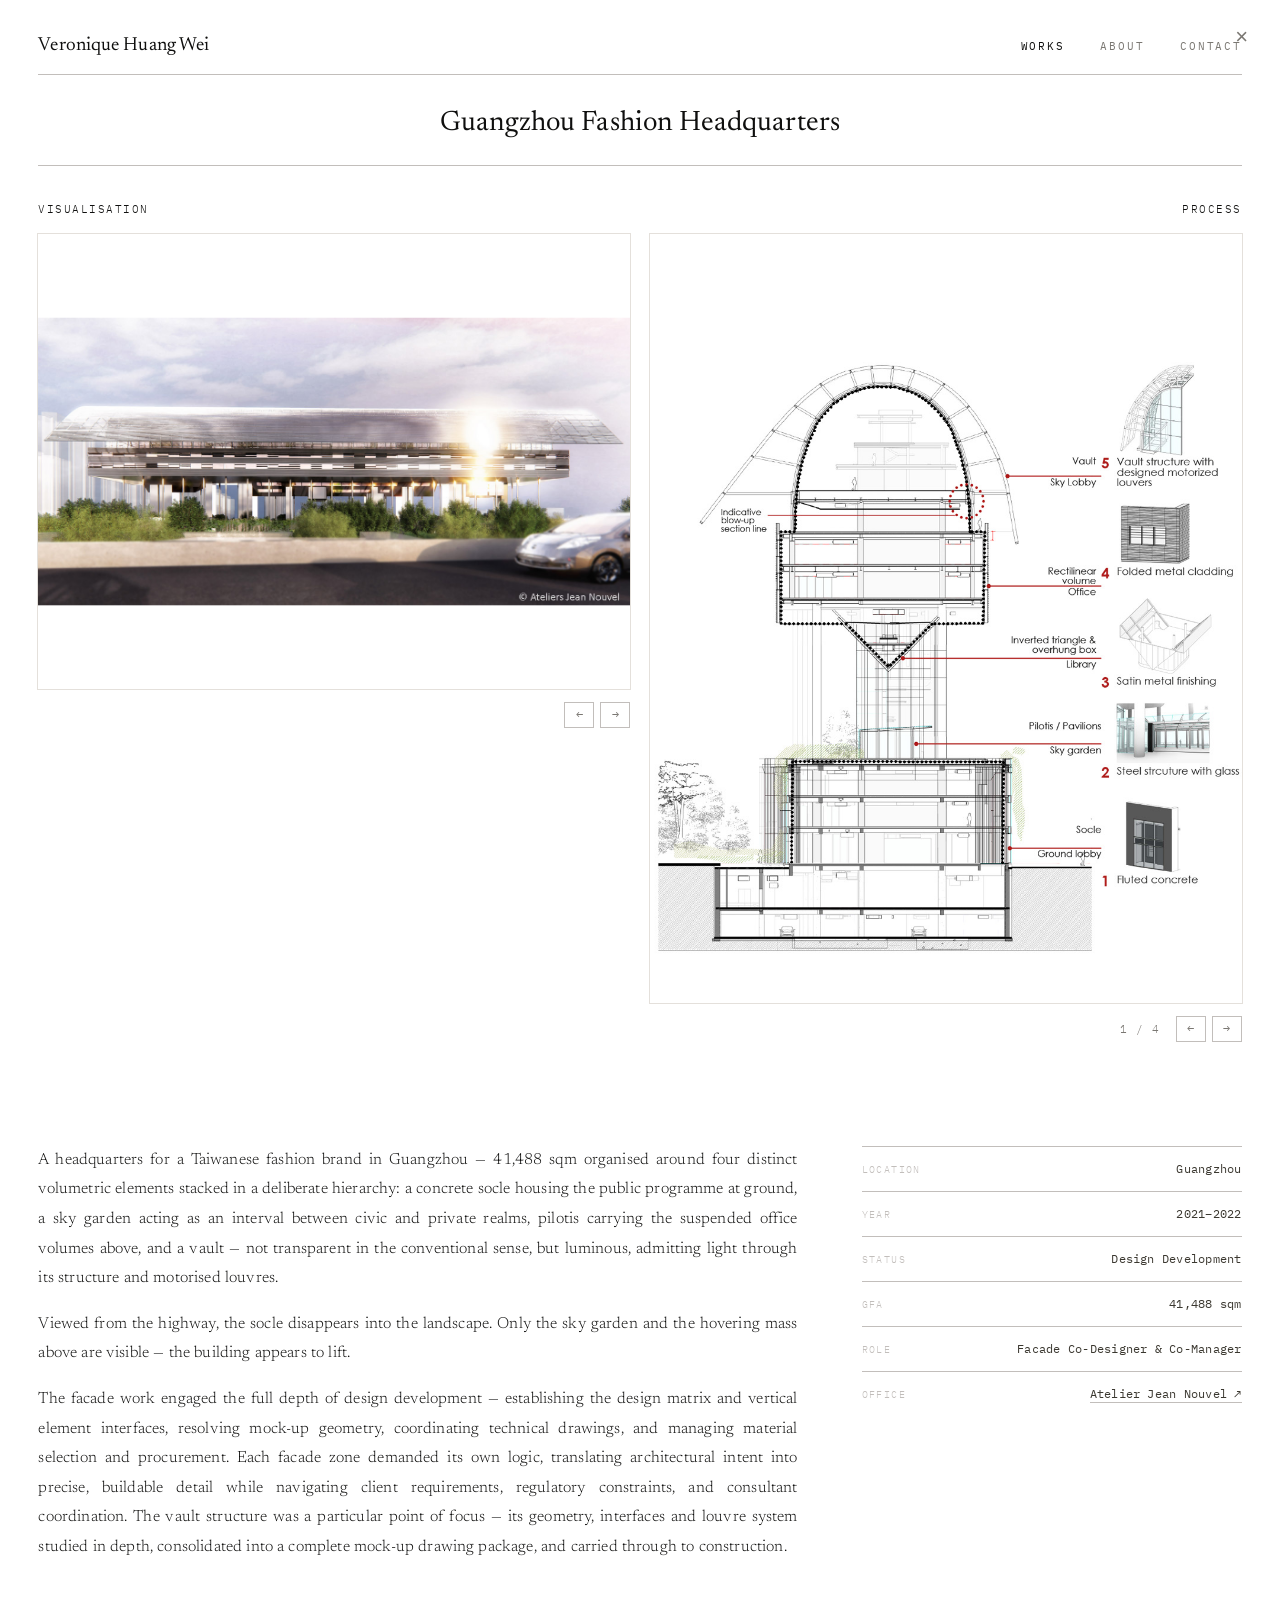
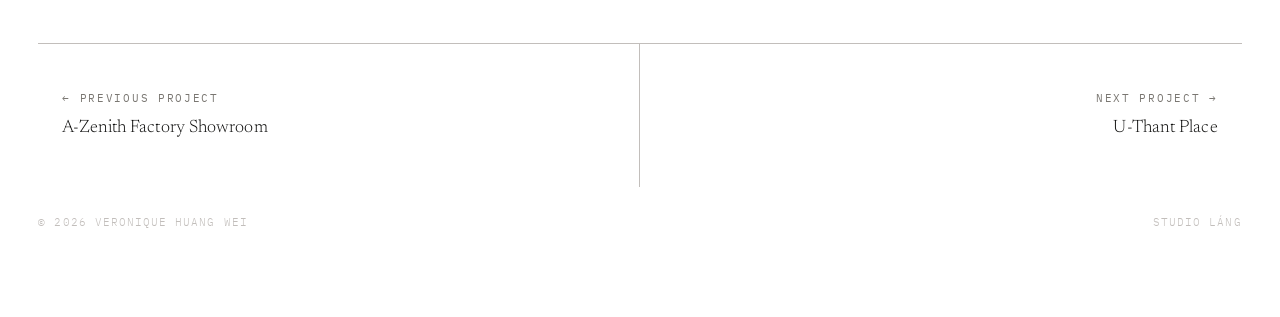
<file: guangzhou-fashion-headquarters/index.html>
<!DOCTYPE html>
<html lang="en">
<head>
<meta charset="UTF-8">
<meta name="viewport" content="width=device-width, initial-scale=1.0">
<title>Guangzhou Fashion Headquarters — Veronique Huang Wei</title>
  <link rel="icon" href="/favicon.ico">
<link rel="preconnect" href="https://fonts.googleapis.com">
<link rel="preconnect" href="https://fonts.gstatic.com" crossorigin>
<link href="https://fonts.googleapis.com/css2?family=IBM+Plex+Mono:wght@400;500&family=Newsreader:ital,opsz,wght@0,6..72,300;0,6..72,400;0,6..72,500;1,6..72,300;1,6..72,400&display=swap" rel="stylesheet">
<link rel="stylesheet" href="../style.css">
</head>
<body>

<header>
  <div class="header-inner">
    <a class="site-name" href="../">Veronique Huang Wei</a>
    <nav>
      <a class="active" href="../">Works</a>
      <a href="../#about">About</a>
      <a href="../#contact">Contact</a>
    </nav>
  </div>
  <div class="rule"></div>
</header>

<div class="proj-content">

  <div class="proj-title-wrap">
    <div style="display:flex;justify-content:space-between;align-items:center;width:100%;">
      <h1 class="proj-title" style="flex:1;">Guangzhou Fashion Headquarters</h1>
      <a href="../" class="proj-close-btn">&#215;</a>
    </div>
  </div>

  <div class="proj-columns">
    <div class="proj-col">
      <div class="col-label">Visualisation</div>
      <div class="col-img-wrap" id="col-L"></div>
      <div class="col-nav">
        <span class="col-counter" id="ctr-L"></span>
        <div class="col-arrows">
          <button class="col-arrow-btn" onclick="colStep('L',-1)" aria-label="Previous">&#8592;</button>
          <button class="col-arrow-btn" onclick="colStep('L',1)" aria-label="Next">&#8594;</button>
        </div>
      </div>
    </div>
    <div class="proj-col">
      <div class="col-label">Process</div>
      <div class="col-img-wrap" id="col-R"></div>
      <div class="col-nav">
        <span class="col-counter" id="ctr-R"></span>
        <div class="col-arrows">
          <button class="col-arrow-btn" onclick="colStep('R',-1)" aria-label="Previous">&#8592;</button>
          <button class="col-arrow-btn" onclick="colStep('R',1)" aria-label="Next">&#8594;</button>
        </div>
      </div>
    </div>
  </div>

  <div class="proj-info">
    <div class="proj-text">
      <p>A headquarters for a Taiwanese fashion brand in Guangzhou — 41,488 sqm organised around four distinct volumetric elements stacked in a deliberate hierarchy: a concrete socle housing the public programme at ground, a sky garden acting as an interval between civic and private realms, pilotis carrying the suspended office volumes above, and a vault — not transparent in the conventional sense, but luminous, admitting light through its structure and motorised louvres.</p>
      <p>Viewed from the highway, the socle disappears into the landscape. Only the sky garden and the hovering mass above are visible — the building appears to lift.</p>
      <p>The facade work engaged the full depth of design development — establishing the design matrix and vertical element interfaces, resolving mock-up geometry, coordinating technical drawings, and managing material selection and procurement. Each facade zone demanded its own logic, translating architectural intent into precise, buildable detail while navigating client requirements, regulatory constraints, and consultant coordination. The vault structure was a particular point of focus — its geometry, interfaces and louvre system studied in depth, consolidated into a complete mock-up drawing package, and carried through to construction.</p>
    </div>
    <div class="proj-details">
      <div class="detail-row"><span class="detail-label">Location</span><span class="detail-value">Guangzhou</span></div>
      <div class="detail-row"><span class="detail-label">Year</span><span class="detail-value">2021–2022</span></div>
      <div class="detail-row"><span class="detail-label">Status</span><span class="detail-value">Design Development</span></div>
      <div class="detail-row"><span class="detail-label">GFA</span><span class="detail-value">41,488 sqm</span></div>
      <div class="detail-row"><span class="detail-label">Role</span><span class="detail-value">Facade Co-Designer &amp; Co-Manager</span></div>
      <div class="detail-row"><span class="detail-label">Office</span><span class="detail-value"><a href="https://www.jeannouvel.com/en/" target="_blank" rel="noopener">Atelier Jean Nouvel &#8599;</a></span></div>
    </div>
  </div>

  <div class="proj-nav">
    <div class="proj-nav-prev">
      <a href="#" id="proj-nav-prev-link" class="proj-nav-link">&#8592; Previous Project</a>
      <div class="proj-nav-title" id="proj-nav-prev-title"></div>
    </div>
    <div class="proj-nav-next">
      <a href="#" id="proj-nav-next-link" class="proj-nav-link">Next Project &#8594;</a>
      <div class="proj-nav-title" id="proj-nav-next-title"></div>
    </div>
  </div>

  <div class="proj-foot">
    <span>&#169; 2026 Veronique Huang Wei</span>
    <span>Studio LÁNG</span>
  </div>

</div><!-- /proj-content -->

<script>
const images = {
  L: [
    '../images/guangzhou/photo_1.jpg',
  ],
  R: [
    '../images/guangzhou/drawing_1.jpg',
    '../images/guangzhou/drawing_2.jpg',
    '../images/guangzhou/drawing_3.jpg',
    '../images/guangzhou/drawing_4.jpg',
  ],
};
const state = {L:0, R:0};
function initCol(side) {
  const imgs = images[side];
  const wrap = document.getElementById('col-' + side);
  const ctr  = document.getElementById('ctr-' + side);
  if (!wrap || !imgs.length) return;
  wrap.innerHTML = '';
  const img = document.createElement('img');
  img.src = imgs[0]; img.alt = '';
  img.onerror = function(){ this.style.background='#d8d3cd'; };
  img.style.cursor = imgs.length > 1 ? 'pointer' : 'default';
  img.addEventListener('click', e => {
    const rect = img.getBoundingClientRect();
    colStep(side, e.clientX - rect.left < rect.width / 2 ? -1 : 1);
  });
  wrap.appendChild(img);
  if (ctr) ctr.textContent = imgs.length > 1 ? '1 / ' + imgs.length : '';
}
function colStep(side, dir) {
  const imgs = images[side];
  if (imgs.length <= 1) return;
  const wrap = document.getElementById('col-' + side);
  const ctr  = document.getElementById('ctr-' + side);
  const img  = wrap.querySelector('img');
  if (!img) return;
  state[side] = (state[side] + dir + imgs.length) % imgs.length;
  img.style.opacity = '0';
  img.src = imgs[state[side]];
  img.onload = () => { img.style.opacity = '1'; };
  if (ctr) ctr.textContent = (state[side] + 1) + ' / ' + imgs.length;
}
initCol('L'); initCol('R');
</script>
<script src="../proj-nav.js"></script>
  <script src="../protect.js" defer></script>
</body>
</html>
</file>
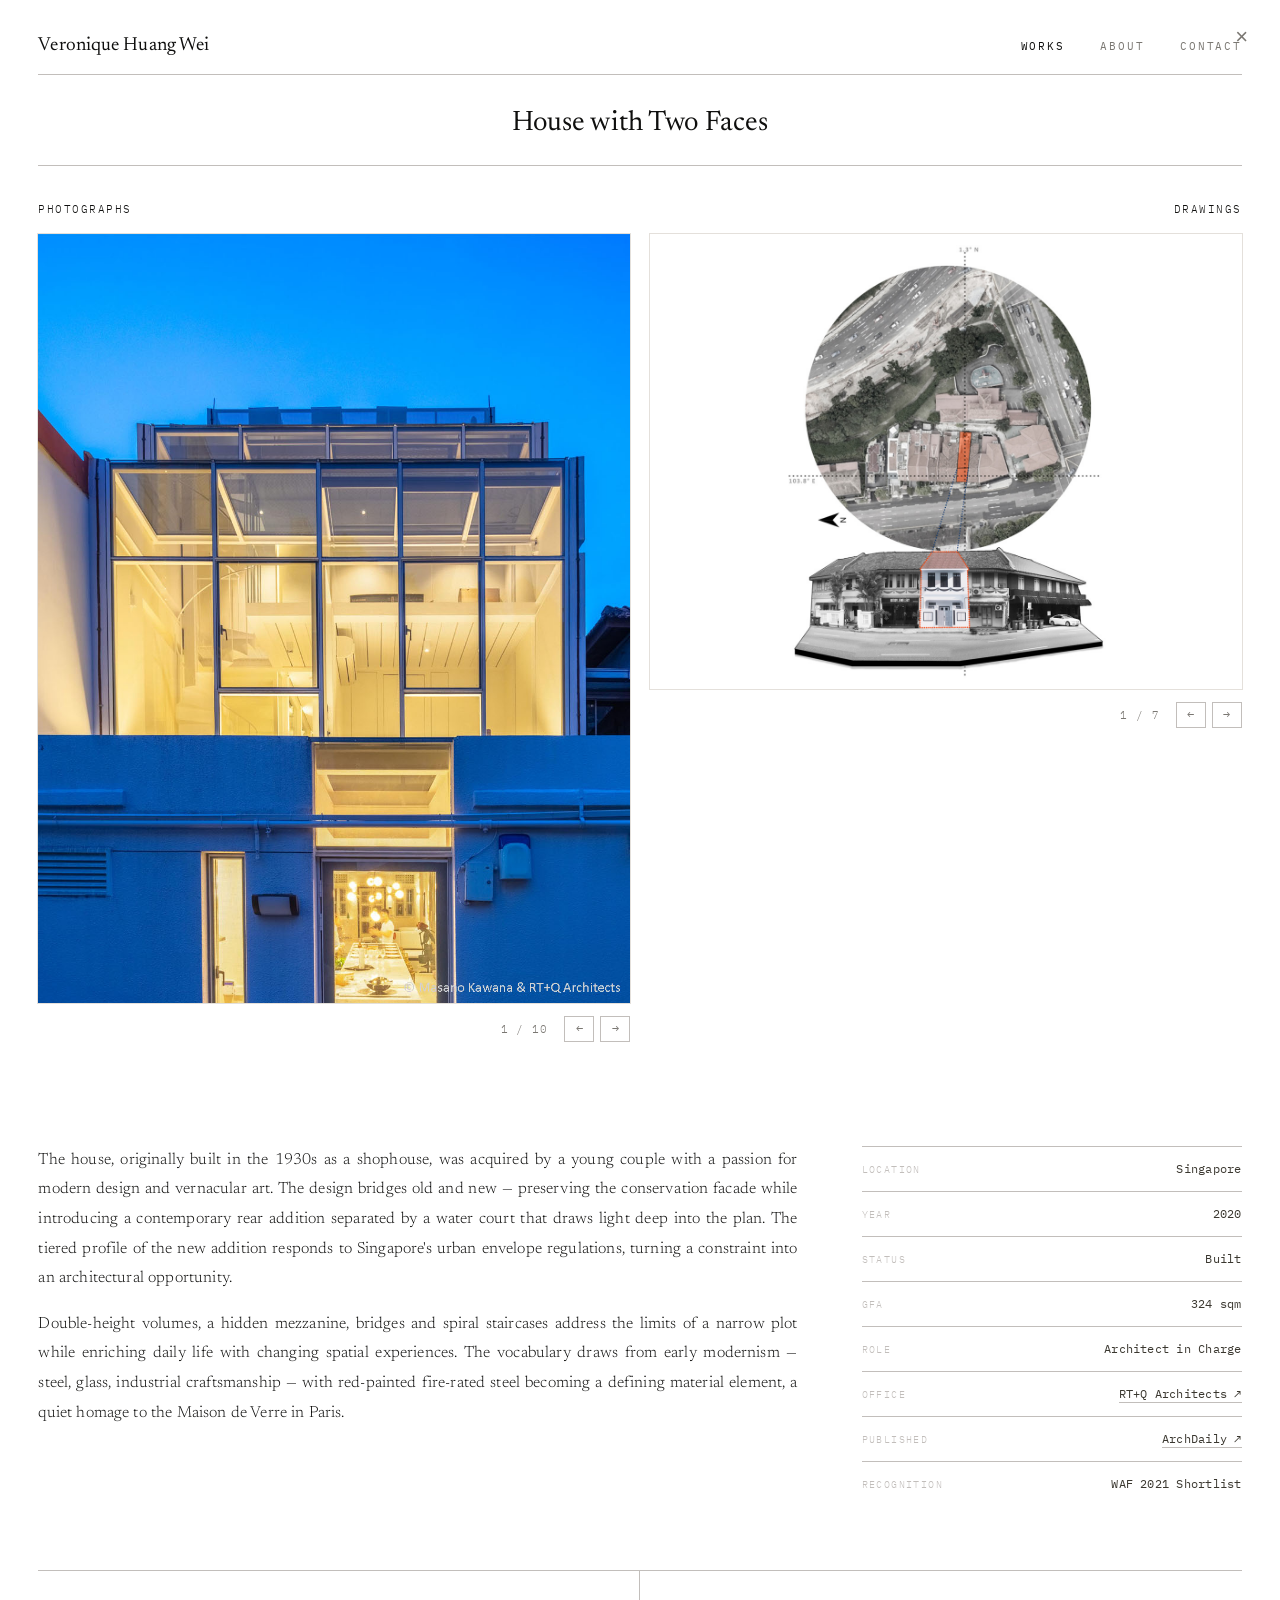
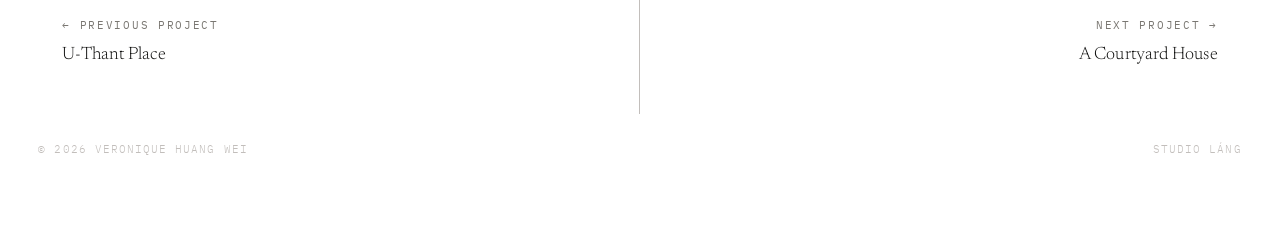
<file: house-with-two-faces/index.html>
<!DOCTYPE html>
<html lang="en">
<head>
<meta charset="UTF-8">
<meta name="viewport" content="width=device-width, initial-scale=1.0">
<title>House with Two Faces — Veronique Huang Wei</title>
  <link rel="icon" href="/favicon.ico">
<link rel="preconnect" href="https://fonts.googleapis.com">
<link rel="preconnect" href="https://fonts.gstatic.com" crossorigin>
<link href="https://fonts.googleapis.com/css2?family=IBM+Plex+Mono:wght@400;500&family=Newsreader:ital,opsz,wght@0,6..72,300;0,6..72,400;0,6..72,500;1,6..72,300;1,6..72,400&display=swap" rel="stylesheet">
<link rel="stylesheet" href="../style.css">
</head>
<body>

<header>
  <div class="header-inner">
    <a class="site-name" href="../">Veronique Huang Wei</a>
    <nav>
      <a class="active" href="../">Works</a>
      <a href="../#about">About</a>
      <a href="../#contact">Contact</a>
    </nav>
  </div>
  <div class="rule"></div>
</header>

<div class="proj-content">

  <div class="proj-title-wrap">
    <div style="display:flex;justify-content:space-between;align-items:center;width:100%;">
      <h1 class="proj-title" style="flex:1;">House with Two Faces</h1>
      <a href="../" class="proj-close-btn">&#215;</a>
    </div>
  </div>

  <div class="proj-columns">
    <div class="proj-col">
      <div class="col-label">Photographs</div>
      <div class="col-img-wrap" id="col-L"></div>
      <div class="col-nav">
        <span class="col-counter" id="ctr-L"></span>
        <div class="col-arrows">
          <button class="col-arrow-btn" onclick="colStep('L',-1)" aria-label="Previous">&#8592;</button>
          <button class="col-arrow-btn" onclick="colStep('L',1)" aria-label="Next">&#8594;</button>
        </div>
      </div>
    </div>
    <div class="proj-col">
      <div class="col-label">Drawings</div>
      <div class="col-img-wrap" id="col-R"></div>
      <div class="col-nav">
        <span class="col-counter" id="ctr-R"></span>
        <div class="col-arrows">
          <button class="col-arrow-btn" onclick="colStep('R',-1)" aria-label="Previous">&#8592;</button>
          <button class="col-arrow-btn" onclick="colStep('R',1)" aria-label="Next">&#8594;</button>
        </div>
      </div>
    </div>
  </div>

  <div class="proj-info">
    <div class="proj-text">
      <p>The house, originally built in the 1930s as a shophouse, was acquired by a young couple with a passion for modern design and vernacular art. The design bridges old and new — preserving the conservation facade while introducing a contemporary rear addition separated by a water court that draws light deep into the plan. The tiered profile of the new addition responds to Singapore's urban envelope regulations, turning a constraint into an architectural opportunity.</p>
      <p>Double-height volumes, a hidden mezzanine, bridges and spiral staircases address the limits of a narrow plot while enriching daily life with changing spatial experiences. The vocabulary draws from early modernism — steel, glass, industrial craftsmanship — with red-painted fire-rated steel becoming a defining material element, a quiet homage to the Maison de Verre in Paris.</p>
    </div>
    <div class="proj-details">
      <div class="detail-row"><span class="detail-label">Location</span><span class="detail-value">Singapore</span></div>
      <div class="detail-row"><span class="detail-label">Year</span><span class="detail-value">2020</span></div>
      <div class="detail-row"><span class="detail-label">Status</span><span class="detail-value">Built</span></div>
      <div class="detail-row"><span class="detail-label">GFA</span><span class="detail-value">324 sqm</span></div>
      <div class="detail-row"><span class="detail-label">Role</span><span class="detail-value">Architect in Charge</span></div>
      <div class="detail-row"><span class="detail-label">Office</span><span class="detail-value"><a href="https://www.rtnq.com/" target="_blank" rel="noopener">RT+Q Architects &#8599;</a></span></div>
      <div class="detail-row"><span class="detail-label">Published</span><span class="detail-value"><a href="https://www.archdaily.com/937953/house-with-two-faces-rt-plus-q-architects" target="_blank" rel="noopener">ArchDaily &#8599;</a></span></div>
      <div class="detail-row"><span class="detail-label">Recognition</span><span class="detail-value">WAF 2021 Shortlist</span></div>
    </div>
  </div>

  <div class="proj-nav">
    <div class="proj-nav-prev">
      <a href="#" id="proj-nav-prev-link" class="proj-nav-link">&#8592; Previous Project</a>
      <div class="proj-nav-title" id="proj-nav-prev-title"></div>
    </div>
    <div class="proj-nav-next">
      <a href="#" id="proj-nav-next-link" class="proj-nav-link">Next Project &#8594;</a>
      <div class="proj-nav-title" id="proj-nav-next-title"></div>
    </div>
  </div>

  <div class="proj-foot">
    <span>&#169; 2026 Veronique Huang Wei</span>
    <span>Studio LÁNG</span>
  </div>

</div><!-- /proj-content -->

<script>
const images = {
  L: [
    '../images/housefaces/photo_nigh.jpg',
    '../images/housefaces/photo_front.jpg',
    '../images/housefaces/photo_light.jpg',
    '../images/housefaces/photo_living.jpg',
    '../images/housefaces/photo_red_bridge.jpg',
    '../images/housefaces/photo_rear.jpg',
    '../images/housefaces/photo_rear_stair.jpg',
    '../images/housefaces/photo_D1.jpg',
    '../images/housefaces/photo_D2.jpg',
    '../images/housefaces/photo_courtyard.jpg',
  ],
  R: [
    '../images/housefaces/drawing_site1.jpg',
    '../images/housefaces/drawing_site2.jpg',
    '../images/housefaces/drawing_section.jpg',
    '../images/housefaces/drawing_plan.jpg',
    '../images/housefaces/drawing_courtyard.jpg',
    '../images/housefaces/drawing_sketchup.jpg',
    '../images/housefaces/drawing_detail.jpg',
  ],
};
const state = {L:0, R:0};
function initCol(side) {
  const imgs = images[side];
  const wrap = document.getElementById('col-' + side);
  const ctr  = document.getElementById('ctr-' + side);
  if (!wrap || !imgs.length) return;
  wrap.innerHTML = '';
  const img = document.createElement('img');
  img.src = imgs[0]; img.alt = '';
  img.onerror = function(){ this.style.background='#d8d3cd'; };
  img.style.cursor = imgs.length > 1 ? 'pointer' : 'default';
  img.addEventListener('click', e => {
    const rect = img.getBoundingClientRect();
    colStep(side, e.clientX - rect.left < rect.width / 2 ? -1 : 1);
  });
  wrap.appendChild(img);
  if (ctr) ctr.textContent = imgs.length > 1 ? '1 / ' + imgs.length : '';
}
function colStep(side, dir) {
  const imgs = images[side];
  if (imgs.length <= 1) return;
  const wrap = document.getElementById('col-' + side);
  const ctr  = document.getElementById('ctr-' + side);
  const img  = wrap.querySelector('img');
  if (!img) return;
  state[side] = (state[side] + dir + imgs.length) % imgs.length;
  img.style.opacity = '0';
  img.src = imgs[state[side]];
  img.onload = () => { img.style.opacity = '1'; };
  if (ctr) ctr.textContent = (state[side] + 1) + ' / ' + imgs.length;
}
initCol('L'); initCol('R');
</script>
<script src="../proj-nav.js"></script>
  <script src="../protect.js" defer></script>
</body>
</html>
</file>
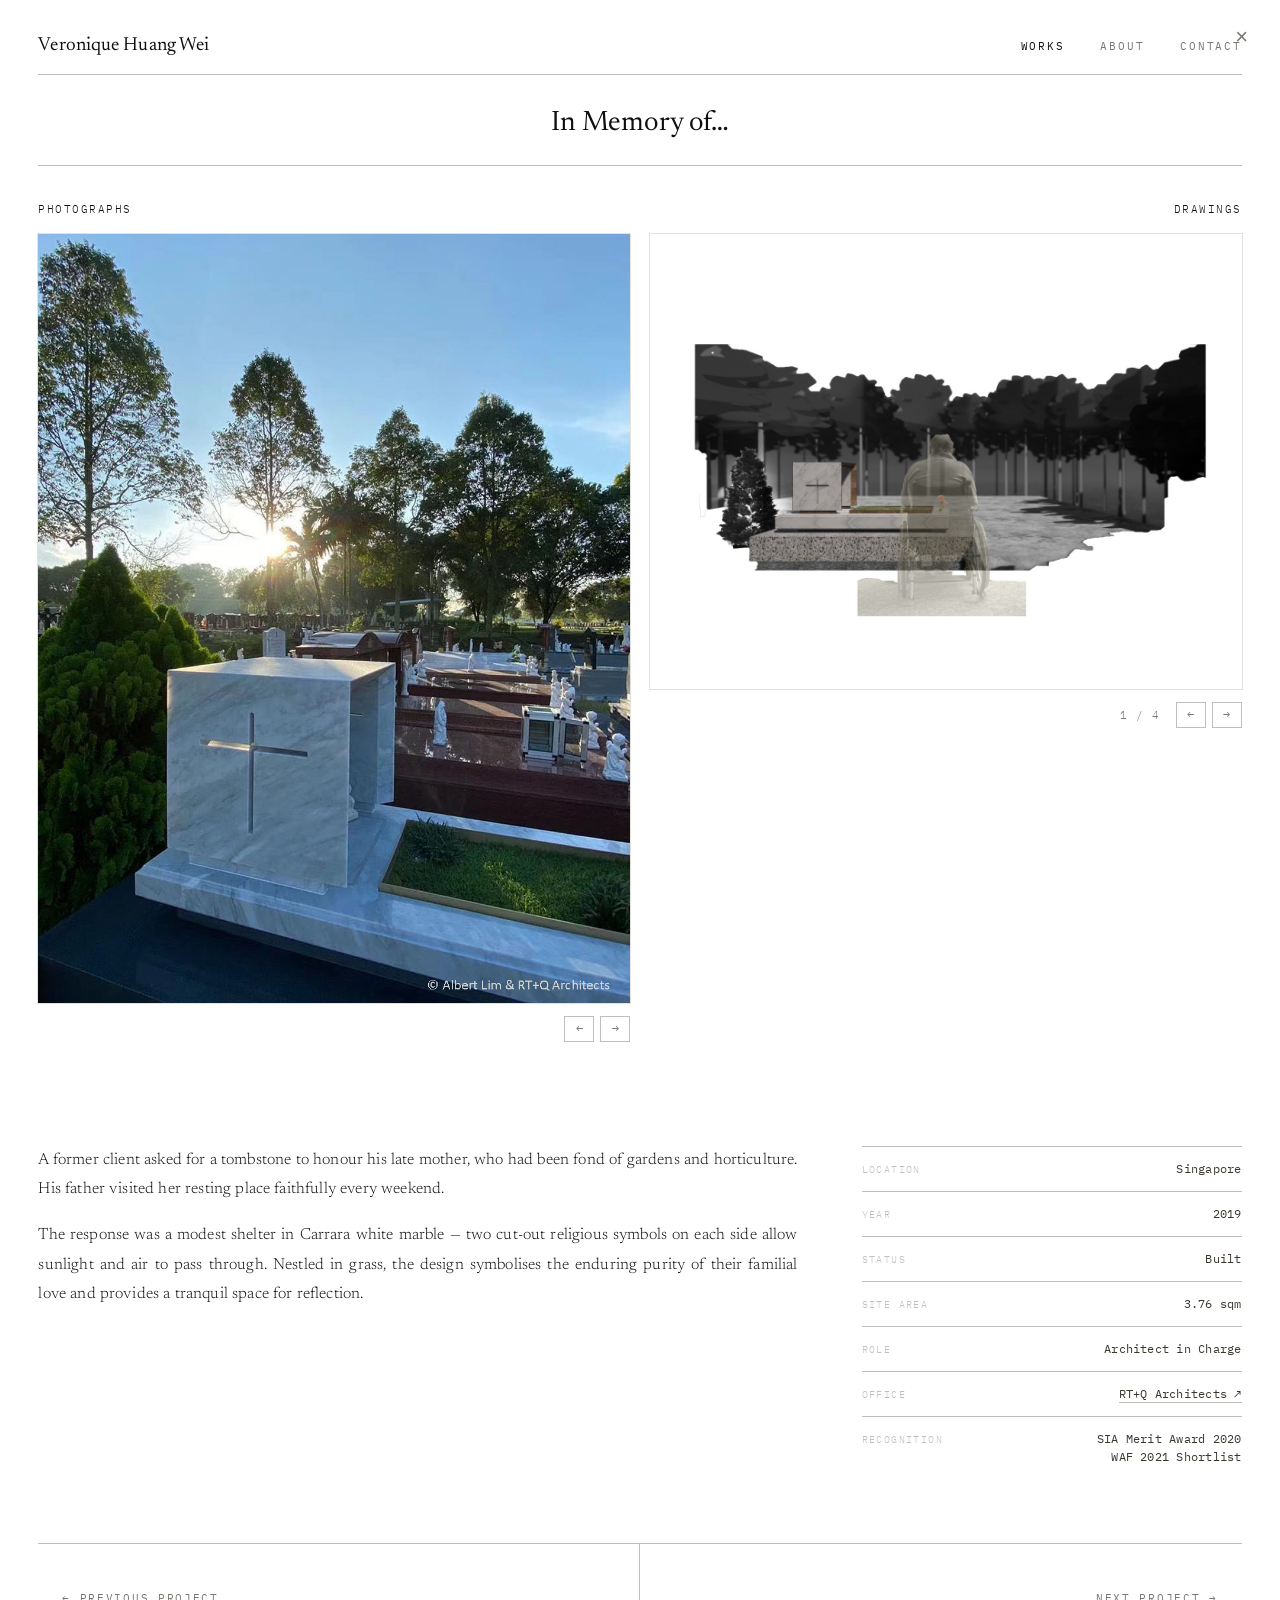
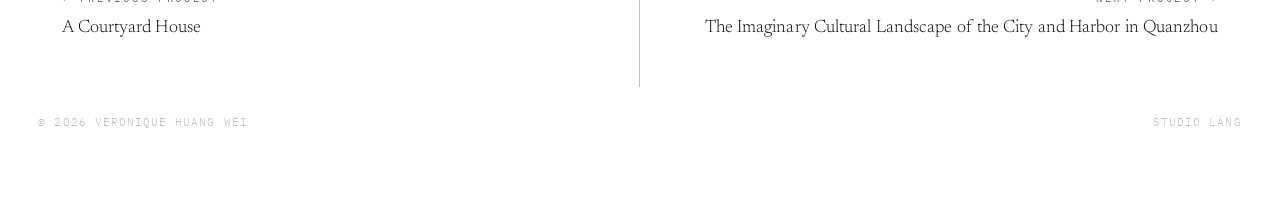
<file: in-memory-of/index.html>
<!DOCTYPE html>
<html lang="en">
<head>
<meta charset="UTF-8">
<meta name="viewport" content="width=device-width, initial-scale=1.0">
<title>In Memory of… — Veronique Huang Wei</title>
  <link rel="icon" href="/favicon.ico">
<link rel="preconnect" href="https://fonts.googleapis.com">
<link rel="preconnect" href="https://fonts.gstatic.com" crossorigin>
<link href="https://fonts.googleapis.com/css2?family=IBM+Plex+Mono:wght@400;500&family=Newsreader:ital,opsz,wght@0,6..72,300;0,6..72,400;0,6..72,500;1,6..72,300;1,6..72,400&display=swap" rel="stylesheet">
<link rel="stylesheet" href="../style.css">
</head>
<body>

<header>
  <div class="header-inner">
    <a class="site-name" href="../">Veronique Huang Wei</a>
    <nav>
      <a class="active" href="../">Works</a>
      <a href="../#about">About</a>
      <a href="../#contact">Contact</a>
    </nav>
  </div>
  <div class="rule"></div>
</header>

<div class="proj-content">

  <div class="proj-title-wrap">
    <div style="display:flex;justify-content:space-between;align-items:center;width:100%;">
      <h1 class="proj-title" style="flex:1;">In Memory of…</h1>
      <a href="../" class="proj-close-btn">&#215;</a>
    </div>
  </div>

  <div class="proj-columns">
    <div class="proj-col">
      <div class="col-label">Photographs</div>
      <div class="col-img-wrap" id="col-L"></div>
      <div class="col-nav">
        <span class="col-counter" id="ctr-L"></span>
        <div class="col-arrows">
          <button class="col-arrow-btn" onclick="colStep('L',-1)" aria-label="Previous">&#8592;</button>
          <button class="col-arrow-btn" onclick="colStep('L',1)" aria-label="Next">&#8594;</button>
        </div>
      </div>
    </div>
    <div class="proj-col">
      <div class="col-label">Drawings</div>
      <div class="col-img-wrap" id="col-R"></div>
      <div class="col-nav">
        <span class="col-counter" id="ctr-R"></span>
        <div class="col-arrows">
          <button class="col-arrow-btn" onclick="colStep('R',-1)" aria-label="Previous">&#8592;</button>
          <button class="col-arrow-btn" onclick="colStep('R',1)" aria-label="Next">&#8594;</button>
        </div>
      </div>
    </div>
  </div>

  <div class="proj-info">
    <div class="proj-text">
      <p>A former client asked for a tombstone to honour his late mother, who had been fond of gardens and horticulture. His father visited her resting place faithfully every weekend.</p>
      <p>The response was a modest shelter in Carrara white marble — two cut-out religious symbols on each side allow sunlight and air to pass through. Nestled in grass, the design symbolises the enduring purity of their familial love and provides a tranquil space for reflection.</p>
    </div>
    <div class="proj-details">
      <div class="detail-row"><span class="detail-label">Location</span><span class="detail-value">Singapore</span></div>
      <div class="detail-row"><span class="detail-label">Year</span><span class="detail-value">2019</span></div>
      <div class="detail-row"><span class="detail-label">Status</span><span class="detail-value">Built</span></div>
      <div class="detail-row"><span class="detail-label">Site Area</span><span class="detail-value">3.76 sqm</span></div>
      <div class="detail-row"><span class="detail-label">Role</span><span class="detail-value">Architect in Charge</span></div>
      <div class="detail-row"><span class="detail-label">Office</span><span class="detail-value"><a href="https://www.rtnq.com/" target="_blank" rel="noopener">RT+Q Architects &#8599;</a></span></div>
      <div class="detail-row"><span class="detail-label">Recognition</span><span class="detail-value">SIA Merit Award 2020<br>WAF 2021 Shortlist</span></div>
    </div>
  </div>

  <div class="proj-nav">
    <div class="proj-nav-prev">
      <a href="#" id="proj-nav-prev-link" class="proj-nav-link">&#8592; Previous Project</a>
      <div class="proj-nav-title" id="proj-nav-prev-title"></div>
    </div>
    <div class="proj-nav-next">
      <a href="#" id="proj-nav-next-link" class="proj-nav-link">Next Project &#8594;</a>
      <div class="proj-nav-title" id="proj-nav-next-title"></div>
    </div>
  </div>

  <div class="proj-foot">
    <span>&#169; 2026 Veronique Huang Wei</span>
    <span>Studio LÁNG</span>
  </div>

</div><!-- /proj-content -->

<script>
const images = {
  L: [
    '../images/inmemory/photo_1.jpg',
  ],
  R: [
    '../images/inmemory/drawing_render.jpg',
    '../images/inmemory/drawing_flower.jpg',
    '../images/inmemory/drawing_plan.jpg',
    '../images/inmemory/drawing_axo.jpg',
  ],
};
const state = {L:0, R:0};
function initCol(side) {
  const imgs = images[side];
  const wrap = document.getElementById('col-' + side);
  const ctr  = document.getElementById('ctr-' + side);
  if (!wrap || !imgs.length) return;
  wrap.innerHTML = '';
  const img = document.createElement('img');
  img.src = imgs[0]; img.alt = '';
  img.onerror = function(){ this.style.background='#d8d3cd'; };
  img.style.cursor = imgs.length > 1 ? 'pointer' : 'default';
  img.addEventListener('click', e => {
    const rect = img.getBoundingClientRect();
    colStep(side, e.clientX - rect.left < rect.width / 2 ? -1 : 1);
  });
  wrap.appendChild(img);
  if (ctr) ctr.textContent = imgs.length > 1 ? '1 / ' + imgs.length : '';
}
function colStep(side, dir) {
  const imgs = images[side];
  if (imgs.length <= 1) return;
  const wrap = document.getElementById('col-' + side);
  const ctr  = document.getElementById('ctr-' + side);
  const img  = wrap.querySelector('img');
  if (!img) return;
  state[side] = (state[side] + dir + imgs.length) % imgs.length;
  img.style.opacity = '0';
  img.src = imgs[state[side]];
  img.onload = () => { img.style.opacity = '1'; };
  if (ctr) ctr.textContent = (state[side] + 1) + ' / ' + imgs.length;
}
initCol('L'); initCol('R');
</script>
<script src="../proj-nav.js"></script>
  <script src="../protect.js" defer></script>
</body>
</html>
</file>
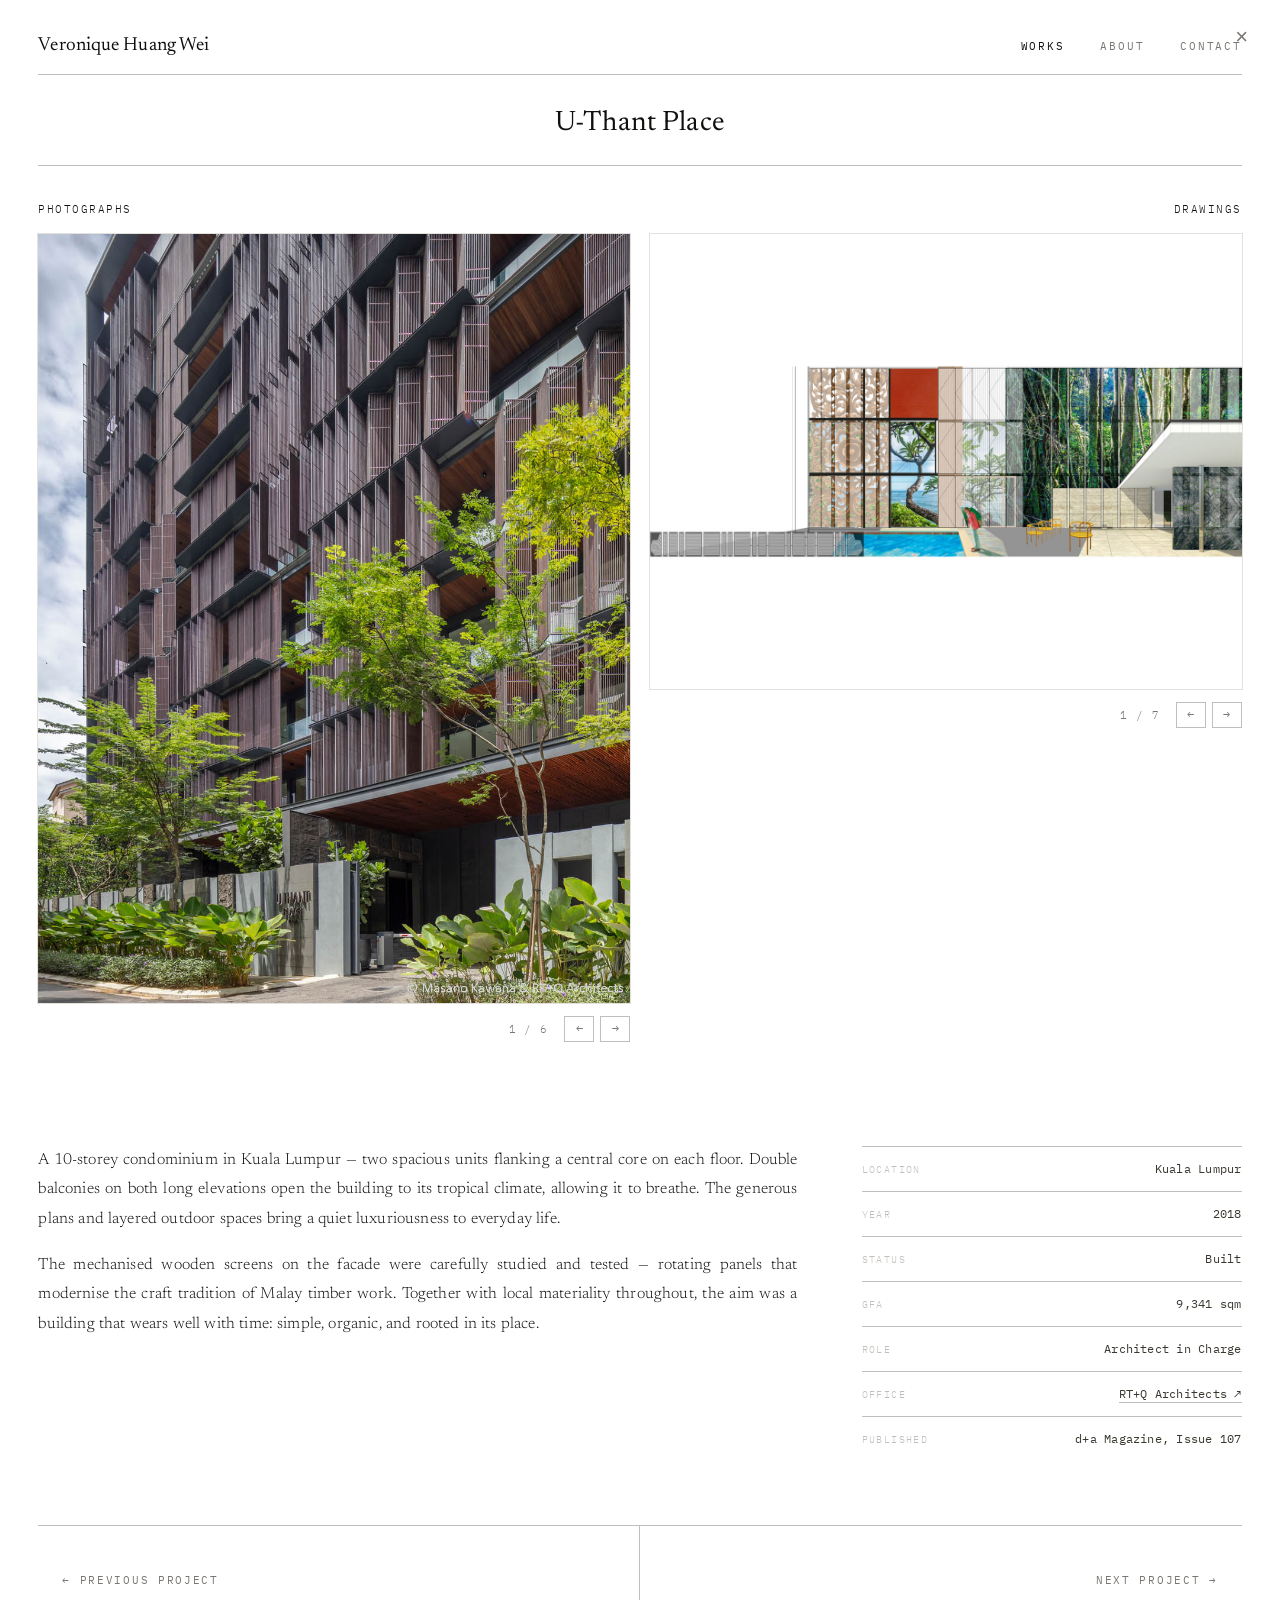
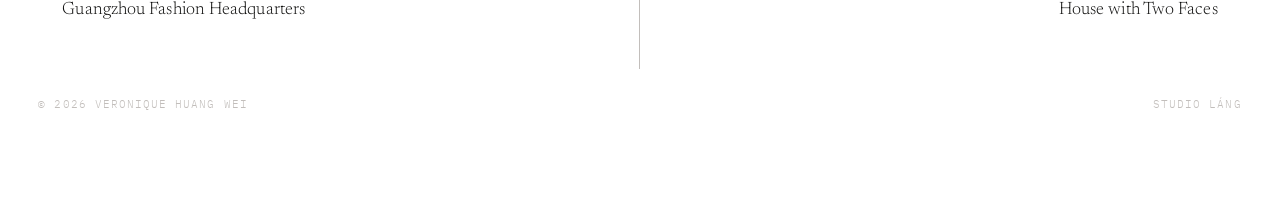
<file: u-thant-place/index.html>
<!DOCTYPE html>
<html lang="en">
<head>
<meta charset="UTF-8">
<meta name="viewport" content="width=device-width, initial-scale=1.0">
<title>U-Thant Place — Veronique Huang Wei</title>
  <link rel="icon" href="/favicon.ico">
<link rel="preconnect" href="https://fonts.googleapis.com">
<link rel="preconnect" href="https://fonts.gstatic.com" crossorigin>
<link href="https://fonts.googleapis.com/css2?family=IBM+Plex+Mono:wght@400;500&family=Newsreader:ital,opsz,wght@0,6..72,300;0,6..72,400;0,6..72,500;1,6..72,300;1,6..72,400&display=swap" rel="stylesheet">
<link rel="stylesheet" href="../style.css">
</head>
<body>

<header>
  <div class="header-inner">
    <a class="site-name" href="../">Veronique Huang Wei</a>
    <nav>
      <a class="active" href="../">Works</a>
      <a href="../#about">About</a>
      <a href="../#contact">Contact</a>
    </nav>
  </div>
  <div class="rule"></div>
</header>

<div class="proj-content">

  <div class="proj-title-wrap">
    <div style="display:flex;justify-content:space-between;align-items:center;width:100%;">
      <h1 class="proj-title" style="flex:1;">U-Thant Place</h1>
      <a href="../" class="proj-close-btn">&#215;</a>
    </div>
  </div>

  <div class="proj-columns">
    <div class="proj-col">
      <div class="col-label">Photographs</div>
      <div class="col-img-wrap" id="col-L"></div>
      <div class="col-nav">
        <span class="col-counter" id="ctr-L"></span>
        <div class="col-arrows">
          <button class="col-arrow-btn" onclick="colStep('L',-1)" aria-label="Previous">&#8592;</button>
          <button class="col-arrow-btn" onclick="colStep('L',1)" aria-label="Next">&#8594;</button>
        </div>
      </div>
    </div>
    <div class="proj-col">
      <div class="col-label">Drawings</div>
      <div class="col-img-wrap" id="col-R"></div>
      <div class="col-nav">
        <span class="col-counter" id="ctr-R"></span>
        <div class="col-arrows">
          <button class="col-arrow-btn" onclick="colStep('R',-1)" aria-label="Previous">&#8592;</button>
          <button class="col-arrow-btn" onclick="colStep('R',1)" aria-label="Next">&#8594;</button>
        </div>
      </div>
    </div>
  </div>

  <div class="proj-info">
    <div class="proj-text">
      <p>A 10-storey condominium in Kuala Lumpur — two spacious units flanking a central core on each floor. Double balconies on both long elevations open the building to its tropical climate, allowing it to breathe. The generous plans and layered outdoor spaces bring a quiet luxuriousness to everyday life.</p>
      <p>The mechanised wooden screens on the facade were carefully studied and tested — rotating panels that modernise the craft tradition of Malay timber work. Together with local materiality throughout, the aim was a building that wears well with time: simple, organic, and rooted in its place.</p>
    </div>
    <div class="proj-details">
      <div class="detail-row"><span class="detail-label">Location</span><span class="detail-value">Kuala Lumpur</span></div>
      <div class="detail-row"><span class="detail-label">Year</span><span class="detail-value">2018</span></div>
      <div class="detail-row"><span class="detail-label">Status</span><span class="detail-value">Built</span></div>
      <div class="detail-row"><span class="detail-label">GFA</span><span class="detail-value">9,341 sqm</span></div>
      <div class="detail-row"><span class="detail-label">Role</span><span class="detail-value">Architect in Charge</span></div>
      <div class="detail-row"><span class="detail-label">Office</span><span class="detail-value"><a href="https://www.rtnq.com/" target="_blank" rel="noopener">RT+Q Architects &#8599;</a></span></div>
      <div class="detail-row"><span class="detail-label">Published</span><span class="detail-value">d+a Magazine, Issue 107</span></div>
    </div>
  </div>

  <div class="proj-nav">
    <div class="proj-nav-prev">
      <a href="#" id="proj-nav-prev-link" class="proj-nav-link">&#8592; Previous Project</a>
      <div class="proj-nav-title" id="proj-nav-prev-title"></div>
    </div>
    <div class="proj-nav-next">
      <a href="#" id="proj-nav-next-link" class="proj-nav-link">Next Project &#8594;</a>
      <div class="proj-nav-title" id="proj-nav-next-title"></div>
    </div>
  </div>

  <div class="proj-foot">
    <span>&#169; 2026 Veronique Huang Wei</span>
    <span>Studio LÁNG</span>
  </div>

</div><!-- /proj-content -->

<script>
const images = {
  L: [
    '../images/uthant/photo_1.jpg',
    '../images/uthant/photo_2.jpg',
    '../images/uthant/photo_3.jpg',
    '../images/uthant/photo_4.jpg',
    '../images/uthant/photo_5.jpg',
    '../images/uthant/photo_6.jpg',
  ],
  R: [
    '../images/uthant/Drawing_mood board.jpg',
    '../images/uthant/Drawing_Plan.jpg',
    '../images/uthant/Drawing_Entrance.jpg',
    '../images/uthant/Drawing_Roof.jpg',
    '../images/uthant/Drawing_Left angle.jpg',
    '../images/uthant/Drawing_Section.jpg',
    '../images/uthant/Drawing_model.jpg',
  ],
};
const state = {L:0, R:0};
function initCol(side) {
  const imgs = images[side];
  const wrap = document.getElementById('col-' + side);
  const ctr  = document.getElementById('ctr-' + side);
  if (!wrap || !imgs.length) return;
  wrap.innerHTML = '';
  const img = document.createElement('img');
  img.src = imgs[0]; img.alt = '';
  img.onerror = function(){ this.style.background='#d8d3cd'; };
  img.style.cursor = imgs.length > 1 ? 'pointer' : 'default';
  img.addEventListener('click', e => {
    const rect = img.getBoundingClientRect();
    colStep(side, e.clientX - rect.left < rect.width / 2 ? -1 : 1);
  });
  wrap.appendChild(img);
  if (ctr) ctr.textContent = imgs.length > 1 ? '1 / ' + imgs.length : '';
}
function colStep(side, dir) {
  const imgs = images[side];
  if (imgs.length <= 1) return;
  const wrap = document.getElementById('col-' + side);
  const ctr  = document.getElementById('ctr-' + side);
  const img  = wrap.querySelector('img');
  if (!img) return;
  state[side] = (state[side] + dir + imgs.length) % imgs.length;
  img.style.opacity = '0';
  img.src = imgs[state[side]];
  img.onload = () => { img.style.opacity = '1'; };
  if (ctr) ctr.textContent = (state[side] + 1) + ' / ' + imgs.length;
}
initCol('L'); initCol('R');
</script>
<script src="../proj-nav.js"></script>
  <script src="../protect.js" defer></script>
</body>
</html>
</file>
<file: style.css>
*,*::before,*::after{box-sizing:border-box;margin:0;padding:0}
:root{
  --serif:'Newsreader',Georgia,serif;
  --sans:'DM Sans',-apple-system,Helvetica,Arial,sans-serif;
  --body:'Spectral',Georgia,serif;
  --mono:'IBM Plex Mono',ui-monospace,SFMono-Regular,Menlo,monospace;
  --black:#0f0f0e;
  --mid:#7a7772;
  --faint:#c2bebb;
  --bg:#ffffff;
  --rule:2.5px;
}
html,body{background:var(--bg);color:var(--black)}
/* ── Image protection: raises friction against right-click / drag saving ── */
img{
  -webkit-user-drag:none;
  user-drag:none;
  -webkit-touch-callout:none; /* blocks iOS long-press "Save Image" */
  -webkit-user-select:none;
  user-select:none;
}
body{
  font-family:var(--sans);
  font-weight:300;
  max-width:1400px;
  margin:0 auto;
  padding:0 3%;
  min-height:100vh;
}

/* ── Header ── */
header{padding:2.25rem 0 0}
.header-inner{
  display:flex;
  justify-content:space-between;
  align-items:center;
  padding-bottom:1.2rem;
  width:100%;
}
.site-name{
  font-family:var(--serif);
  font-weight:400;
  font-size:19px;
  letter-spacing:0.005em;
  color:var(--black);
  text-decoration:none;
}
nav{display:flex;gap:2.25rem;align-items:center}
nav a{
  font-family:var(--mono);
  font-size:11px;
  letter-spacing:0.16em;
  text-transform:uppercase;
  text-decoration:none;
  color:var(--mid);
  transition:color 0.18s;
  font-weight:400;
}
nav a:hover{color:var(--black)}
nav a.active{color:var(--black)}
.rule{height:1px;background:var(--faint);width:100%}

/* ── Footer ── */
.footer{
  position:fixed;
  bottom:0;
  left:0;
  right:0;
  padding:1rem 3%;
  display:flex;
  justify-content:flex-end;
  pointer-events:none;
}
.footer-inner{
  font-size:10px;
  letter-spacing:0.14em;
  color:var(--faint);
  text-transform:uppercase;
}

/* ── Works list ── */
.col-heads{
  display:grid;
  grid-template-columns:1fr 158px 56px;
  padding:11px 0;
  border-bottom:0.5px solid var(--faint);
}
.col-h{
  font-size:10px;
  letter-spacing:0.2em;
  color:var(--faint);
  text-transform:uppercase;
}
.row{
  display:grid;
  grid-template-columns:1fr 158px 56px;
  padding:18px 0;
  border-bottom:0.5px solid #e4e0db;
  text-decoration:none;
  transition:opacity 0.22s;
}
.works-wrap.hovering .row:not(:hover){opacity:0.22}
.proj-name{
  font-size:15px;
  letter-spacing:0.03em;
  color:var(--black);
  font-family:var(--sans);
  font-weight:300;
}
.proj-type,.proj-year{
  font-size:12px;
  letter-spacing:0.07em;
  color:var(--mid);
  align-self:center;
  font-weight:300;
}
.proj-year{text-align:right}

/* ── Hover card ── */
#hover-card{
  position:fixed;
  display:none;
  pointer-events:none;
  z-index:200;
  width:228px;
}
#hover-img{
  width:228px;
  height:152px;
  overflow:hidden;
  background:#ddd8d2;
}
#hover-img img{width:100%;height:100%;object-fit:cover}
.hover-cap{
  font-size:9px;
  letter-spacing:0.1em;
  color:var(--mid);
  margin-top:7px;
  text-transform:uppercase;
  font-weight:400;
}

/* ── About ── */
.about-grid{
  display:grid;
  grid-template-columns:340px 1fr;
  gap:5rem;
  margin-top:2.75rem;
  align-items:start;
}
.about-photo-frame{
  background:#1b1814;
  padding:18px 18px 28px;
  display:inline-block;
  width:100%;
}
.about-photo{
  width:100%;
  aspect-ratio:3/4;
  overflow:hidden;
  background:#2a2420;
}
.about-photo img{
  width:100%;
  height:100%;
  object-fit:cover;
  object-position:center 18%;
}
.bio{padding-top:0.5rem}
.bio p{
  font-size:14px;
  line-height:1.85;
  letter-spacing:0.02em;
  color:var(--black);
  margin-bottom:1rem;
  font-weight:300;
  font-family:var(--body);
  text-align:justify;
}
.bio .edu{
  color:var(--mid);
  font-size:12px;
  line-height:1.85;
  margin-bottom:0;
  font-style:italic;
}

/* ── Contact ── */
.contact-wrap{margin-top:2.75rem;max-width:340px}
.field{margin-bottom:2rem}
.field label{
  display:block;
  font-size:10px;
  letter-spacing:0.2em;
  text-transform:uppercase;
  color:var(--mid);
  margin-bottom:9px;
  font-weight:400;
}
.field input,.field textarea{
  width:100%;
  border:none;
  border-bottom:0.5px solid var(--faint);
  padding:6px 0 10px;
  font-size:14px;
  font-family:var(--sans);
  font-weight:300;
  letter-spacing:0.04em;
  background:transparent;
  color:var(--black);
  outline:none;
  resize:none;
  transition:border-color 0.2s;
  -webkit-appearance:none;
  border-radius:0;
}
.field input:focus,.field textarea:focus{border-bottom-color:var(--black)}
.send-btn{
  margin-top:1rem;
  font-size:11px;
  letter-spacing:0.2em;
  text-transform:uppercase;
  background:none;
  border:0.5px solid var(--faint);
  padding:12px 32px;
  cursor:pointer;
  font-family:var(--sans);
  font-weight:400;
  color:var(--black);
  transition:border-color 0.2s;
}
.send-btn:hover{border-color:var(--black)}
.form-success{
  display:none;
  font-size:11px;
  letter-spacing:0.1em;
  color:var(--mid);
  margin-top:1.5rem;
  text-transform:uppercase;
}

/* ── Project page layout ── */
.proj-content{
  padding-bottom:2rem;
}
.proj-title-wrap{
  padding:2rem 0 1.5rem;
  margin-bottom:2.25rem;
  border-bottom:1px solid var(--faint);
  display:flex;
  align-items:center;
  justify-content:center;
}
.proj-title{
  font-family:var(--serif);
  font-weight:400;
  font-size:28px;
  letter-spacing:0.005em;
  color:var(--black);
  line-height:1.2;
  white-space:normal;
  text-align:center;
  width:100%;
}
.proj-close-btn{
  position:fixed;
  top:1.5rem;
  right:2rem;
  font-size:22px;
  font-weight:200;
  color:var(--mid);
  text-decoration:none;
  font-family:var(--sans);
  transition:color 0.18s;
  z-index:150;
}
.proj-close-btn:hover{color:var(--black)}

/* ── Two-column image layout ── */
.proj-columns{
  display:grid;
  grid-template-columns:1fr 1fr;
  gap:1.25rem;
  margin-bottom:3rem;
  align-items:start;
}
.proj-col{position:relative}
.col-img-wrap{
  width:100%;
  background:#ffffff;
  overflow:hidden;
  position:relative;
}
.col-img-wrap img{
  width:100%;
  height:auto;
  display:block;
  transition:opacity 0.3s ease;
}

/* Template A — built projects (default) */
.proj-col .col-img-wrap{outline:1px solid #e4e0db;}
.proj-col .col-img-wrap img{object-fit:contain;width:100%;height:auto;}

/* Template B — unbuilt/rendered projects (stacked rows) */
.proj-columns.template-b{grid-template-columns:1fr;}
.proj-columns.template-b .proj-col{width:66.666%;margin:0 auto;}
.proj-columns.template-b .col-img-wrap{width:100%;}
.proj-columns.template-b .col-img-wrap img{width:100%;height:auto;object-fit:contain;}
.proj-columns.template-b .proj-col:last-child .col-label{text-align:left;}

/* Column nav arrows */
.col-label{
  font-family:var(--mono);
  font-size:10.5px;
  letter-spacing:0.14em;
  text-transform:uppercase;
  color:var(--black);
  margin-bottom:18px;
}
.proj-columns .proj-col:last-child .col-label{text-align:right;}
.col-nav{
  display:flex;
  justify-content:flex-end;
  align-items:center;
  gap:16px;
  margin-top:13px;
}
.col-counter{
  font-family:var(--mono);
  font-size:11px;
  letter-spacing:0.08em;
  color:var(--mid);
}
.col-arrows{display:flex;gap:6px;}
.col-arrow-btn{
  font-family:var(--mono);
  width:30px;
  height:26px;
  border:1px solid var(--faint);
  background:transparent;
  color:var(--mid);
  font-size:12px;
  line-height:1;
  cursor:pointer;
  transition:border-color 0.18s,color 0.18s;
}
.col-arrow-btn:hover{border-color:var(--black);color:var(--black);}

/* ── Info zone ── */
.proj-info{
  display:grid;
  grid-template-columns:minmax(0,1fr) 380px;
  gap:4rem;
  padding:3.5rem 0 4rem;
}
.proj-text p{
  font-size:16px;
  line-height:1.85;
  letter-spacing:0.01em;
  color:var(--black);
  font-weight:300;
  margin-bottom:1rem;
  font-family:var(--serif);
  text-align:justify;
  hyphens:auto;
  max-width:760px;
}
.proj-details{
  align-content:start;
}
.detail-row{
  display:flex;
  justify-content:space-between;
  align-items:baseline;
  gap:16px;
  padding:13px 0;
  border-top:1px solid var(--faint);
}
.detail-label{
  font-family:var(--mono);
  font-size:10px;
  letter-spacing:0.14em;
  text-transform:uppercase;
  color:var(--faint);
  flex:none;
  margin:0;
}
.detail-value{
  font-family:var(--mono);
  font-size:12px;
  letter-spacing:0.02em;
  color:#3a372f;
  font-weight:400;
  line-height:1.5;
  text-align:right;
}
.detail-value a{
  color:#3a372f;
  text-decoration:none;
  border-bottom:1px solid var(--faint);
  padding-bottom:1px;
  transition:color 0.18s,border-color 0.18s;
}
.detail-value a:hover{color:var(--black);border-color:var(--black)}

/* ── Prev/Next nav ── */
.proj-nav{
  display:grid;
  grid-template-columns:1fr 1fr;
  border-top:1px solid var(--faint);
}
.proj-nav a{text-decoration:none;}
.proj-nav-link{
  font-family:var(--mono);
  font-size:10.5px;
  letter-spacing:0.16em;
  text-transform:uppercase;
  color:var(--mid);
  transition:color 0.18s;
  font-weight:400;
}
.proj-nav-link:hover{color:var(--black)}
.proj-nav-title{
  font-size:18px;
  letter-spacing:0.005em;
  color:var(--black);
  margin-top:11px;
  font-family:var(--serif);
  font-style:normal;
  line-height:1.25;
}
.proj-nav-prev{text-align:left;padding:2.75rem 2.25rem 3rem 1.5rem;border-right:1px solid var(--faint);transition:background 0.22s;}
.proj-nav-next{text-align:right;padding:2.75rem 1.5rem 3rem 2.25rem;transition:background 0.22s;}
.proj-nav-prev:hover,.proj-nav-next:hover{background:#9C4A2E;}
.proj-nav-prev:hover .proj-nav-link,.proj-nav-next:hover .proj-nav-link{color:#F2EFE9;}
.proj-nav-prev:hover .proj-nav-title,.proj-nav-next:hover .proj-nav-title{color:#F2EFE9;}

/* ── Project footer (© / studio) ── */
.proj-foot{
  display:flex;
  justify-content:space-between;
  padding:1.75rem 0 3.5rem;
  font-family:var(--mono);
  font-size:10.5px;
  letter-spacing:0.1em;
  text-transform:uppercase;
  color:var(--faint);
}

/* ── Copyright ── */
.proj-copyright{
  padding:2rem 0 4rem;
  text-align:right;
  font-size:10px;
  letter-spacing:0.14em;
  color:var(--faint);
  text-transform:uppercase;
  border-top:0.5px solid var(--faint);
}

/* ── Single-column layout (Quanzhou) ── */
.proj-col-single{width:100%;margin-bottom:1.25rem;}
.proj-col-single .col-img-wrap{width:100%;outline:1px solid #e4e0db;}
.proj-col-single .col-img-wrap img{width:100%;height:auto;display:block;object-fit:contain;transition:opacity 0.3s ease;}

/* ── Flip book / PDF ── */
.flipbook-wrap{margin:3rem 0;border-top:0.5px solid var(--faint);padding-top:2.5rem;}

/* ── Lightbox ── */
#lightbox{display:none;position:fixed;inset:0;background:rgba(15,15,14,0.95);z-index:300;align-items:center;justify-content:center;}
#lightbox.open{display:flex}
#lightbox img{max-width:90vw;max-height:90vh;object-fit:contain;cursor:default;}
.lb-close{position:fixed;top:1.5rem;right:2rem;font-size:28px;color:#888;cursor:pointer;font-weight:200;font-family:var(--sans);transition:color 0.18s;z-index:301;}
.lb-close:hover{color:#fff}

/* ── Responsive ── */
@media(max-width:680px){
  .proj-columns{grid-template-columns:1fr}
  .proj-info{grid-template-columns:1fr;gap:2.5rem}
  .proj-title{font-size:20px;white-space:normal}
  .proj-nav-title{font-size:12px}
}
@media(max-width:580px){
  .about-grid{grid-template-columns:1fr;gap:2.25rem}
  nav{gap:0.75rem}
  nav a{font-size:10px;letter-spacing:0.12em;}
  .site-name{font-size:16px;letter-spacing:0.04em;}
  .col-h{font-size:9px;}
}

/* ── Homepage (works / about / contact) responsive ── */
@media(max-width:880px){
  [data-home-about]{grid-template-columns:1fr!important;gap:40px!important}
  [data-home-contact]{grid-template-columns:1fr!important;gap:48px!important}
  [data-home-specs]{grid-template-columns:1fr!important;gap:28px!important}
}
@media(max-width:680px){
  .row[data-row]{grid-template-columns:1fr!important;column-gap:0!important}
  [data-col="type"],[data-col="year"],[data-colhead="type"],[data-colhead="year"]{display:none!important}
}

/* ── Contact (red block) input placeholders ── */
#sec-contact input::placeholder,#sec-contact textarea::placeholder{color:rgba(242,239,233,.6)}
</file>
